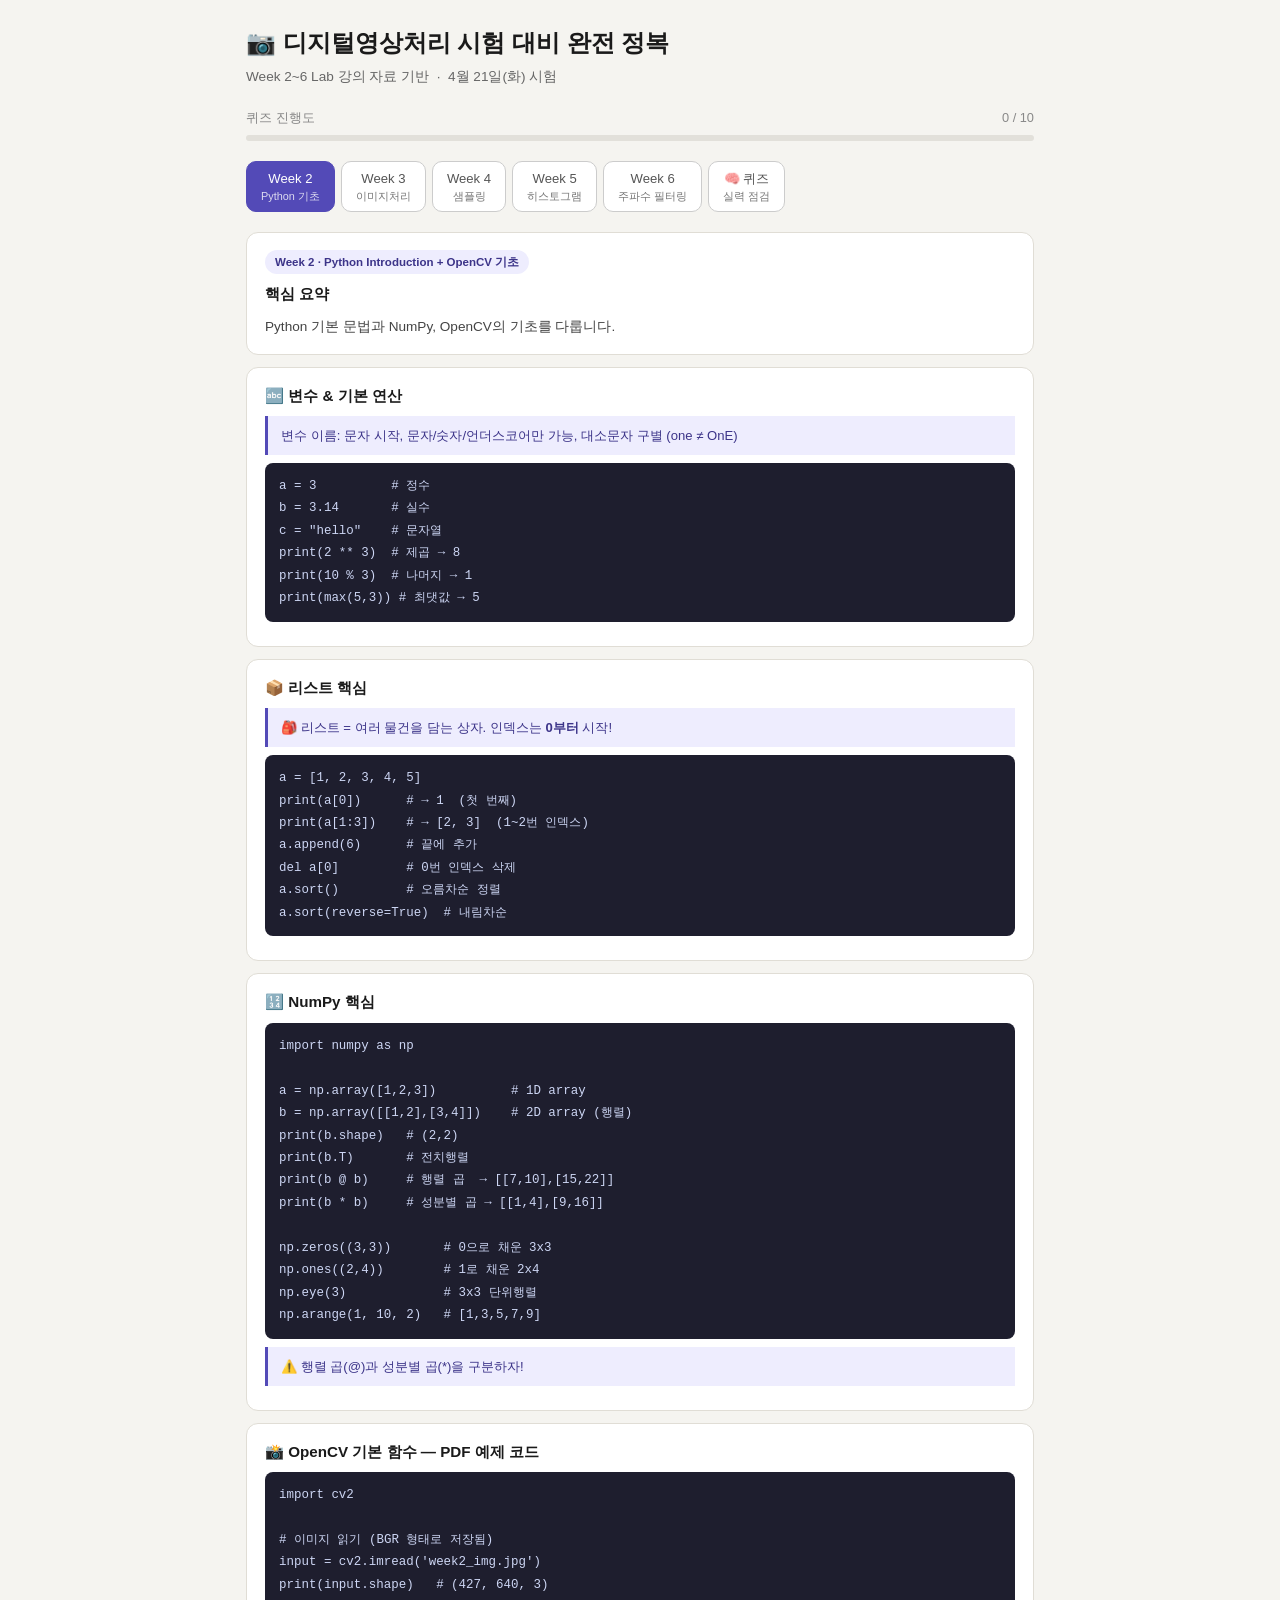
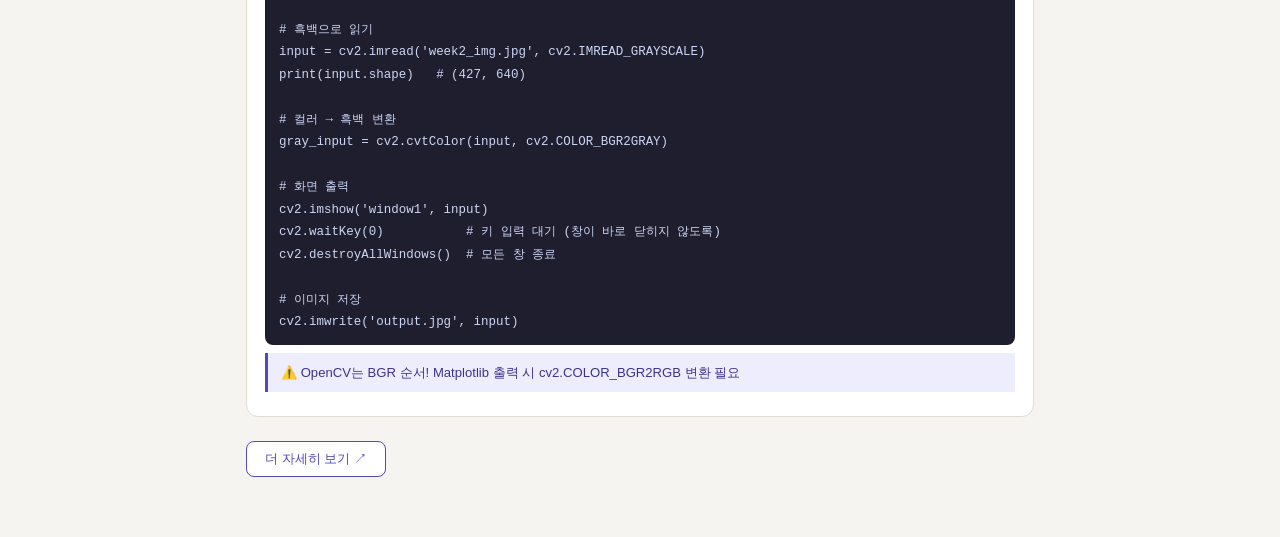
<file: index.html>
<!DOCTYPE html>
<html lang="ko">
<head>
  <meta charset="UTF-8" />
  <meta name="viewport" content="width=device-width, initial-scale=1.0" />
  <title>디지털영상처리 시험 대비 완전 정복</title>
  <link rel="stylesheet" href="style.css" />
  <style>
    .btn-code-toggle {
      display: block; width: 100%; margin: 16px 0 0;
      padding: 12px 18px;
      background: linear-gradient(135deg, #534AB7, #3C3489);
      color: #fff; border: none; border-radius: 10px;
      font-size: 0.88rem; font-weight: 600; cursor: pointer;
      text-align: left; transition: opacity .2s;
    }
    .btn-code-toggle:hover { opacity: .85; }
    .code-panel {
      display: none; margin-top: 6px;
      border: 1.5px solid #534AB7; border-radius: 12px;
      overflow: hidden; background: #fff;
    }
    .code-panel.open { display: block; }
    .code-panel-tabs { display: flex; background: #f3f2fd; border-bottom: 1px solid #d4d0f5; flex-wrap: wrap; }
    .cp-tab {
      padding: 9px 18px; border: none; background: transparent;
      font-size: 0.82rem; font-weight: 500; cursor: pointer;
      color: #534AB7; border-bottom: 2px solid transparent; transition: all .15s;
    }
    .cp-tab.active { background: #fff; border-bottom: 2px solid #534AB7; color: #3C3489; }
    .cp-tab:hover:not(.active) { background: #ebe9fb; }
    .cp-sec { display: none; padding: 14px; }
    .cp-sec.active { display: block; }
    .cp-card {
      background: #fafafa; border: 0.5px solid #e0dff8;
      border-radius: 8px; padding: 14px; margin-bottom: 12px;
    }
    .cp-card:last-child { margin-bottom: 0; }
    .cp-card-title { font-size: 0.85rem; font-weight: 700; color: #3C3489; margin-bottom: 6px; }
    .cp-desc { font-size: 0.8rem; color: #555; margin-bottom: 8px; line-height: 1.5; }
    .cp-code {
      margin: 0; padding: 12px 14px;
      background: #1e1e2e; color: #cdd6f4;
      font-family: 'Fira Code', Consolas, 'Courier New', monospace;
      font-size: 0.78rem; line-height: 1.85;
      border-radius: 6px; overflow-x: auto; white-space: pre;
    }
    .cp-warn {
      background: #fff8e6; border-left: 3px solid #f59e0b;
      padding: 8px 12px; margin-top: 8px;
      font-size: 0.78rem; color: #92400e; line-height: 1.5;
    }
    .cp-ok {
      background: #ecfdf5; border-left: 3px solid #10b981;
      padding: 8px 12px; margin-bottom: 8px;
      font-size: 0.78rem; color: #065f46; line-height: 1.5;
    }
    .cp-score-row { display: flex; gap: 10px; margin-bottom: 12px; flex-wrap: wrap; }
    .cp-sc { background: #f3f2fd; border-radius: 8px; padding: 8px 14px; text-align: center; min-width: 70px; }
    .cp-sc-n { display: block; font-size: 1.2rem; font-weight: 700; color: #534AB7; }
    .cp-sc-l { display: block; font-size: 0.72rem; color: #888; margin-top: 2px; }
    .cq-item { border: 0.5px solid #ddd; border-radius: 8px; padding: 12px; margin-bottom: 10px; background: #fff; transition: border-color .2s; }
    .cq-item.ok-card { border-color: #10b981; }
    .cq-item.ng-card { border-color: #ef4444; }
    .cq-q { font-size: 0.82rem; font-weight: 600; color: #222; margin-bottom: 8px; line-height: 1.5; }
    .cq-code {
      font-family: 'Fira Code', Consolas, monospace; font-size: 0.78rem;
      background: #f5f5f5; padding: 10px 12px; border-radius: 6px;
      line-height: 1.9; white-space: pre-wrap; margin-bottom: 8px; color: #222;
    }
    .cq-inp {
      display: inline-block; min-width: 120px;
      border: none; border-bottom: 2px solid #534AB7;
      background: transparent;
      font-family: 'Fira Code', Consolas, monospace; font-size: 0.78rem;
      color: #534AB7; outline: none; padding: 0 3px; vertical-align: bottom; text-align: center;
    }
    .cq-inp.ok2 { border-bottom-color: #10b981; color: #065f46; background: #ecfdf5; border-radius: 3px 3px 0 0; }
    .cq-inp.ng2 { border-bottom-color: #ef4444; color: #7f1d1d; background: #fef2f2; border-radius: 3px 3px 0 0; }
    .cq-btn-row { display: flex; gap: 6px; margin-top: 8px; }
    .cq-btn-check { padding: 5px 14px; background: #534AB7; color: #fff; border: none; border-radius: 6px; font-size: 0.78rem; cursor: pointer; }
    .cq-btn-check:hover { background: #3C3489; }
    .cq-btn-hint { padding: 5px 12px; background: transparent; border: 0.5px solid #aaa; border-radius: 6px; font-size: 0.78rem; cursor: pointer; color: #555; }
    .cq-btn-hint:hover { background: #f5f5f5; }
    .cq-fb { margin-top: 8px; font-size: 0.76rem; padding: 8px 10px; border-radius: 6px; display: none; line-height: 1.55; }
    .cq-fb.show  { display: block; }
    .cq-fb.ok3   { background: #ecfdf5; color: #065f46; }
    .cq-fb.ng3   { background: #fef2f2; color: #7f1d1d; }
    .cq-fb.hint3 { background: #f3f2fd; color: #3C3489; }
  </style>
</head>
<body>

<div class="page-wrap">

  <div class="page-header">
    <h1>📷 디지털영상처리 시험 대비 완전 정복</h1>
    <p>Week 2~6 Lab 강의 자료 기반 &nbsp;·&nbsp; 4월 21일(화) 시험</p>
  </div>

  <div class="progress-wrap">
    <div class="progress-label">
      <span>퀴즈 진행도</span>
      <span id="prog-label">0 / 10</span>
    </div>
    <div class="progress-track">
      <div class="progress-fill" id="prog"></div>
    </div>
  </div>

  <div class="tabs">
    <button class="tab active" onclick="showTab('w2', this)">Week 2<span class="tab-sub">Python 기초</span></button>
    <button class="tab" onclick="showTab('w3', this)">Week 3<span class="tab-sub">이미지처리</span></button>
    <button class="tab" onclick="showTab('w4', this)">Week 4<span class="tab-sub">샘플링</span></button>
    <button class="tab" onclick="showTab('w5', this)">Week 5<span class="tab-sub">히스토그램</span></button>
    <button class="tab" onclick="showTab('w6', this)">Week 6<span class="tab-sub">주파수 필터링</span></button>
    <button class="tab" onclick="showTab('quiz', this)">🧠 퀴즈<span class="tab-sub">실력 점검</span></button>
  </div>

  <!-- ════ WEEK 2 ════ -->
  <div class="section active" id="tab-w2">
    <div class="card">
      <span class="badge badge-purple">Week 2 · Python Introduction + OpenCV 기초</span>
      <div class="card-title">핵심 요약</div>
      <div class="card-body">Python 기본 문법과 NumPy, OpenCV의 기초를 다룹니다.</div>
    </div>
    <div class="card">
      <div class="card-title">🔤 변수 &amp; 기본 연산</div>
      <div class="card-body">
        <div class="important">변수 이름: 문자 시작, 문자/숫자/언더스코어만 가능, 대소문자 구별 (one ≠ OnE)</div>
        <div class="code-block">a = 3          # 정수
b = 3.14       # 실수
c = "hello"    # 문자열
print(2 ** 3)  # 제곱 → 8
print(10 % 3)  # 나머지 → 1
print(max(5,3)) # 최댓값 → 5</div>
      </div>
    </div>
    <div class="card">
      <div class="card-title">📦 리스트 핵심</div>
      <div class="card-body">
        <div class="important">🎒 리스트 = 여러 물건을 담는 상자. 인덱스는 <strong>0부터</strong> 시작!</div>
        <div class="code-block">a = [1, 2, 3, 4, 5]
print(a[0])      # → 1  (첫 번째)
print(a[1:3])    # → [2, 3]  (1~2번 인덱스)
a.append(6)      # 끝에 추가
del a[0]         # 0번 인덱스 삭제
a.sort()         # 오름차순 정렬
a.sort(reverse=True)  # 내림차순</div>
      </div>
    </div>
    <div class="card">
      <div class="card-title">🔢 NumPy 핵심</div>
      <div class="card-body">
        <div class="code-block">import numpy as np

a = np.array([1,2,3])          # 1D array
b = np.array([[1,2],[3,4]])    # 2D array (행렬)
print(b.shape)   # (2,2)
print(b.T)       # 전치행렬
print(b @ b)     # 행렬 곱  → [[7,10],[15,22]]
print(b * b)     # 성분별 곱 → [[1,4],[9,16]]

np.zeros((3,3))       # 0으로 채운 3x3
np.ones((2,4))        # 1로 채운 2x4
np.eye(3)             # 3x3 단위행렬
np.arange(1, 10, 2)   # [1,3,5,7,9]</div>
        <div class="important">⚠️ 행렬 곱(@)과 성분별 곱(*)을 구분하자!</div>
      </div>
    </div>
    <div class="card">
      <div class="card-title">📸 OpenCV 기본 함수 — PDF 예제 코드</div>
      <div class="card-body">
        <div class="code-block">import cv2

# 이미지 읽기 (BGR 형태로 저장됨)
input = cv2.imread('week2_img.jpg')
print(input.shape)   # (427, 640, 3)

# 흑백으로 읽기
input = cv2.imread('week2_img.jpg', cv2.IMREAD_GRAYSCALE)
print(input.shape)   # (427, 640)

# 컬러 → 흑백 변환
gray_input = cv2.cvtColor(input, cv2.COLOR_BGR2GRAY)

# 화면 출력
cv2.imshow('window1', input)
cv2.waitKey(0)           # 키 입력 대기 (창이 바로 닫히지 않도록)
cv2.destroyAllWindows()  # 모든 창 종료

# 이미지 저장
cv2.imwrite('output.jpg', input)</div>
        <div class="important">⚠️ OpenCV는 BGR 순서! Matplotlib 출력 시 cv2.COLOR_BGR2RGB 변환 필요</div>
      </div>
    </div>
    <button class="btn-ask" onclick="window.open('week2_python_easy_explainer.html','_blank')">더 자세히 보기 ↗</button>
  </div>

  <!-- ════ WEEK 3 ════ -->
  <div class="section" id="tab-w3">
    <div class="card">
      <span class="badge badge-teal">Week 3 · Image Processing (서브샘플링 &amp; 양자화)</span>
      <div class="card-title">핵심 요약</div>
      <div class="card-body">이미지 해상도 줄이기(서브샘플링)와 색 단계 줄이기(양자화)를 다룹니다.</div>
    </div>
    <div class="card">
      <div class="card-title">📷 서브샘플링 — PDF 실습 코드</div>
      <div class="card-body">
        <div class="important">BGR로 읽은 뒤 RGB로 변환해서 resize → 저장 시 다시 BGR로 변환!</div>
        <div class="code-block">import cv2
import matplotlib.pyplot as plt

# BGR로 읽기 → RGB로 변환 (matplotlib 시각화 용)
img_bgr = cv2.imread('plane.jpg', cv2.IMREAD_COLOR)
img_rgb = cv2.cvtColor(img_bgr, cv2.COLOR_BGR2RGB)
h, w, c = img_rgb.shape

# 1/2로 서브샘플링
img_subsampled2 = cv2.resize(img_rgb, (w // 2, h // 2))

# matplotlib으로 비교 출력
fig, axes = plt.subplots(1, 2, figsize=(10, 5))
axes[0].imshow(img_rgb)
axes[0].set_title(f'Original ({w}x{h})')
axes[0].axis('on')
axes[1].imshow(img_subsampled2)
axes[1].set_title(f'Subsampled ({w//2}x{h//2})')
axes[1].axis('on')
plt.show()

# 저장 시 RGB → BGR 재변환 필요
img_save_bgr = cv2.cvtColor(img_subsampled2, cv2.COLOR_RGB2BGR)
cv2.imwrite('subsampled_2.jpg', img_save_bgr)</div>
      </div>
    </div>
    <div class="card">
      <div class="card-title">🎨 양자화 — PDF 실습 코드</div>
      <div class="card-body">
        <div class="code-block">import cv2
import numpy as np
import matplotlib.pyplot as plt

# 흑백으로 읽기
img = cv2.imread('chest.jpg', cv2.IMREAD_GRAYSCALE)

quant_factor = 4   # 4단계로 양자화

# Step 1: 그룹 크기 계산
factor = 256 // quant_factor
# Step 2: 그룹화 + 0~255 범위로 스케일링
img_quantized = (img // factor) * (255 // (quant_factor - 1))
# Step 3: uint8 변환
img_quantized = img_quantized.astype(np.uint8)

# 비교 출력
fig, axes = plt.subplots(1, 2, figsize=(10, 5))
axes[0].imshow(img,           cmap='gray')
axes[0].set_title(f'Original')
axes[0].axis('on')
axes[1].imshow(img_quantized, cmap='gray')
axes[1].set_title(f'Quantized ({quant_factor} Levels)')
axes[1].axis('on')
plt.show()

cv2.imwrite('img_quantized.jpg', img_quantized)</div>
        <div class="card-body" style="margin-top:8px">
          과제 1: dogs.jpg를 2, 4, 8배로 서브샘플링 → 파이썬 1개 + 이미지 3개<br>
          과제 2: xray.jpg를 32, 8, 4, 2단계로 양자화 → 파이썬 1개 + 이미지 4개
        </div>
      </div>
    </div>
    <button class="btn-ask" onclick="window.open('quantization_easy_explainer.html','_blank')">개념 더 쉽게 보기 ↗</button>
  </div>

  <!-- ════ WEEK 4 ════ -->
  <div class="section" id="tab-w4">
    <div class="card">
      <span class="badge badge-amber">Week 4 · Sampling &amp; Upsampling (보간법)</span>
      <div class="card-title">핵심 요약</div>
      <div class="card-body">Nyquist 정리, Zone Plate, 보간법(Nearest Neighbor / Bilinear / Bicubic)을 다룹니다.</div>
    </div>
    <div class="card">
      <div class="card-title">🌊 저주파 vs 고주파</div>
      <div class="card-body">
        <div class="important">저주파 = 천천히 변하는 부분 (배경) / 고주파 = 빠르게 변하는 부분 (엣지, 경계선)</div>
      </div>
    </div>
    <div class="card">
      <div class="card-title">⭐ Nyquist 정리</div>
      <div class="card-body">
        <div class="important">Stride(간격)가 Nyquist frequency보다 크면 → 앨리어싱(aliasing) 발생! 정보 왜곡!</div>
      </div>
    </div>
    <div class="card">
      <div class="card-title">⭐ 보간법 (Interpolation) 핵심</div>
      <div class="card-body">
        <div class="two-col">
          <div class="two-col-item"><div class="col-title">Nearest Neighbor</div><div class="col-desc">가장 가까운 픽셀 값 그대로 복사. 빠르지만 계단 현상</div></div>
          <div class="two-col-item"><div class="col-title">Bilinear</div><div class="col-desc">주변 4개 점 선형 보간. 더 부드러운 결과</div></div>
          <div class="two-col-item"><div class="col-title">Bicubic</div><div class="col-desc">주변 16개 점으로 3차 함수 보간. 가장 부드러움</div></div>
          <div class="two-col-item"><div class="col-title">OpenCV 상수</div><div class="col-mono">INTER_NEAREST<br>INTER_LINEAR<br>INTER_CUBIC</div></div>
        </div>
      </div>
    </div>
    <div class="card">
      <div class="card-title">📋 Week 4 과제 요약</div>
      <div class="card-body">
        <div class="step"><div class="step-num">1</div><div class="step-text">Zone Plate 이미지를 stride 2, 4, 8로 서브샘플링 후 복원 → 이미지 3개만 제출</div></div>
        <div class="step"><div class="step-num">2</div><div class="step-text">stride=4 고정, GaussianBlur 적용 후 서브샘플링. 트레이드오프 분석 주석 포함 → 파이썬 1개 + 이미지 1개</div></div>
        <div class="step"><div class="step-num">3</div><div class="step-text">pandas.jpg에 수동 Bilinear vs cv2.INTER_LINEAR 비교 + 차이 이미지 → 파이썬 1개 + 이미지 3개</div></div>
      </div>
    </div>

    <button class="btn-code-toggle" id="toggle-w4" onclick="toggleCode('code-w4')">💻 실습 &amp; 과제 코드 보기 ▾</button>
    <div class="code-panel" id="code-w4">
      <div class="code-panel-tabs">
        <button class="cp-tab active" onclick="switchCodeTab('w4','lab',this)">실습 코드</button>
        <button class="cp-tab" onclick="switchCodeTab('w4','hw',this)">과제 코드</button>
        <button class="cp-tab" onclick="switchCodeTab('w4','quiz',this)">빈칸 퀴즈</button>
      </div>

      <div class="cp-sec active" id="w4-lab">

        <div class="cp-card">
          <div class="cp-card-title">실습 0 · 저주파/고주파 영역 시각화 — 스크린샷 코드</div>
          <div class="cp-desc">birds.png 이미지에서 고주파/저주파 영역을 추출해 3D surface plot으로 비교.</div>
          <pre class="cp-code">import matplotlib.pyplot as plt
from matplotlib import cm
import numpy as np
import cv2

img = cv2.imread('birds.png', cv2.IMREAD_GRAYSCALE)

h, w   = img.shape
size   = 100

high_freq_region = img[h//2-size//2:h//2+size//2, w//2-size//2:w//2+size//2]  # Center slightly below
low_freq_region  = img[0:size, w-size:w]  # Top right

x = np.arange(size)
y = np.arange(size)
x, y = np.meshgrid(x, y)

fig = plt.figure()
ax0 = fig.add_subplot(121, projection='3d')
ax1 = fig.add_subplot(122, projection='3d')
ax0.plot_surface(x, y, high_freq_region.astype(float), cmap=cm.viridis)
ax1.plot_surface(x, y, low_freq_region.astype(float),  cmap=cm.viridis)
plt.show()</pre>
        </div>

        <div class="cp-card">
          <div class="cp-card-title">실습 1 · Zone Plate 생성 + Sampling — 스크린샷 코드</div>
          <div class="cp-desc">np.linspace + np.sin 방식. Experiment A(aliasing) / B(anti-aliasing) 비교.</div>
          <pre class="cp-code">import numpy as np
import cv2

# 1. Zone Plate image generation function
def generate_zone_plate(size=512):
    x = np.linspace(-1, 1, size)
    y = np.linspace(-1, 1, size)
    X, Y = np.meshgrid(x, y)
    R = np.sqrt(X**2 + Y**2)
    # Design frequency increases with distance from center
    zone_plate = np.sin(100 * np.pi * R**2)
    # Convert to uint8 scale 0~255 (for OpenCV processing)
    zone_plate = ((zone_plate + 1) / 2 * 255).astype(np.uint8)
    return zone_plate

# Generate original Zone Plate
img    = generate_zone_plate(512)
h, w   = img.shape

# 2. 4x Down-sampling setting (induce Nyquist condition violation)
stride = 4

# [Experiment A] Sampling without filtering (Aliasing occurs)
aliased_sub      = img[::stride, ::stride]
# Restore to original size with Nearest Neighbor (shows pixel distortion as is)
aliased_restored = cv2.resize(aliased_sub, (w, h),
                              interpolation=cv2.INTER_NEAREST)

# [Experiment B] Anti-aliasing (Sampling after applying Lowpass Filter)
# Remove high-frequency components from the periphery in advance
blurred_img           = cv2.GaussianBlur(img, (15, 15), 5)
anti_aliased_sub      = blurred_img[::stride, ::stride]
anti_aliased_restored = cv2.resize(anti_aliased_sub, (w, h),
                                   interpolation=cv2.INTER_NEAREST)</pre>
          <div class="cp-warn">Stride가 Nyquist frequency보다 크면 정보 왜곡이 생긴다!</div>
        </div>

        <div class="cp-card">
          <div class="cp-card-title">실습 2 · Nearest Neighbor 보간 — 스크린샷 코드 (8/10)</div>
          <div class="cp-desc">UPSAM_BEFORE(간격만 배치) / UPSAM_AFTER(블록 채우기) 비교. cat.jpg 사용.</div>
          <pre class="cp-code">import cv2
import numpy as np
import matplotlib.pyplot as plt

img     = cv2.imread('cat.jpg')
# OpenCV(BGR) → Matplotlib(RGB) 채널 변환
img_rgb = cv2.cvtColor(img, cv2.COLOR_BGR2RGB)

H, W, C = img_rgb.shape
UP = 2

# 1. Before interpolation
UPSAM_BEFORE = np.zeros((H*UP, W*UP, C), dtype=np.uint8)
for i in range(H):
    for j in range(W):
        UPSAM_BEFORE[i*UP, j*UP, :] = img_rgb[i, j, :]

# 2. After interpolation (Nearest Neighbor)
UPSAM_AFTER = np.zeros((H*UP, W*UP, C), dtype=np.uint8)
for i in range(H):
    for j in range(W):
        UPSAM_AFTER[i*UP:(i+1)*UP, j*UP:(j+1)*UP, :] = img_rgb[i, j, :]

# Matplotlib을 이용한 결과 출력
plt.figure(figsize=(12, 6))

plt.subplot(1, 2, 1)
plt.title('Before interpolation')
plt.imshow(UPSAM_BEFORE)
plt.axis('off')  # 축 눈금 숨김

plt.subplot(1, 2, 2)
plt.title('After interpolation')
plt.imshow(UPSAM_AFTER)
plt.axis('off')

plt.tight_layout()
plt.show()</pre>
        </div>

        <div class="cp-card">
          <div class="cp-card-title">실습 3 · Bilinear 보간 — 스크린샷 코드 (9/10)</div>
          <div class="cp-desc">image_lerp1 배열로 가로→세로 2단계 선형 보간. cat.jpg, BGR→RGB 변환 포함.</div>
          <pre class="cp-code">import cv2
import numpy as np
import matplotlib.pyplot as plt

plt.figure(figsize=(16, 12))

# 1. Load image and convert BGR to RGB for Matplotlib
image_bgr = cv2.imread('cat.jpg')
image     = cv2.cvtColor(image_bgr, cv2.COLOR_BGR2RGB)
h, w, c   = image.shape
scaling   = 2

# ==================== Step 1-1: Horizontal Spacing ====================
image_lerp1 = np.zeros((h, w*scaling, c), dtype=np.uint8)

# Modify j range to w (Prevent IndexError)
for i in range(h):
    for j in range(w):
        image_lerp1[i, 2*j, :] = image[i, j, :]

# Output Step 1-1
plt.subplot(2, 2, 1)
plt.title('Step 1-1: Horizontal Spacing')
plt.imshow(image_lerp1)
plt.axis('off')

# ==================== Step 1-2: Horizontal Interpolation ====================
for i in range(h):
    for j in range(w-1):
        # Calculate as int to prevent overflow, then restore to uint8
        val1 = image_lerp1[i, 2*j,   :].astype(int)
        val2 = image_lerp1[i, 2*j+2, :].astype(int)
        image_lerp1[i, 2*j+1, :] = ((val1 + val2) / 2).astype(np.uint8)

# Output Step 1-2
plt.subplot(2, 2, 2)
plt.title('Step 1-2: Horizontal Interpolation')
plt.imshow(image_lerp1)
plt.axis('off')

# ==================== Step 2-1: Vertical Spacing ====================
interpolated_image = np.zeros((h*scaling, w*scaling, c), dtype=np.uint8)

for i in range(h):
    for j in range(w*scaling):
        interpolated_image[2*i, j, :] = image_lerp1[i, j, :]

# Output Step 2-1
plt.subplot(2, 2, 3)
plt.title('Step 2-1: Vertical Spacing')
plt.imshow(interpolated_image)
plt.axis('off')

# ==================== Step 2-2: Vertical Interpolation ====================
for i in range(h-1):
    for j in range(w*scaling):
        # Calculate as int to prevent overflow, then restore to uint8
        val1 = interpolated_image[2*i,   j, :].astype(int)
        val2 = interpolated_image[2*i+2, j, :].astype(int)
        interpolated_image[2*i+1, j, :] = ((val1 + val2) / 2).astype(np.uint8)

# Output Step 2-2
plt.subplot(2, 2, 4)
plt.title('Step 2-2: Vertical Interpolation')
plt.imshow(interpolated_image)
plt.axis('off')

# Add main title for the entire figure
plt.suptitle('Bilinear Interpolation Process', fontsize=16)
plt.tight_layout()
plt.show()</pre>
        </div>

        <div class="cp-card">
          <div class="cp-card-title">실습 4 · Bilinear — cv2.resize 버전 (10/10)</div>
          <div class="cp-desc">cv2.INTER_LINEAR로 간단하게 2배 확대. cv2.imshow 사용.</div>
          <pre class="cp-code">import cv2
import numpy as np

image = cv2.imread('cat.jpg')

h, w, c   = image.shape
scaling   = 2
img_size  = (w*scaling, h*scaling)

resized_image = cv2.resize(image, img_size,
                           interpolation=cv2.INTER_LINEAR)

cv2.imshow('Original Image',         image)
cv2.imshow('Bilinear Interpolation', resized_image)
cv2.waitKey(0)
cv2.destroyAllWindows()</pre>
        </div>

      </div>

      <div class="cp-sec" id="w4-hw">
        <div class="cp-card">
          <div class="cp-card-title">과제 1 · Zone Plate stride 2·4·8 서브샘플링</div>
          <div class="cp-ok">제출: 이미지 3개 (zone_stride2.jpg / zone_stride4.jpg / zone_stride8.jpg)</div>
          <pre class="cp-code">import numpy as np
import cv2

# Zone Plate 생성 (PDF 원본: np.linspace + np.sin 방식)
def generate_zone_plate(size=512):
    x = np.linspace(-1, 1, size)
    y = np.linspace(-1, 1, size)
    X, Y = np.meshgrid(x, y)
    R = np.sqrt(X**2 + Y**2)
    # 중심에서 멀수록 주파수가 증가
    zone_plate = np.sin(100 * np.pi * R**2)
    # -1~1 → 0~255 uint8 변환
    zone_plate = ((zone_plate + 1) / 2 * 255).astype(np.uint8)
    return zone_plate

zone = generate_zone_plate(512)
P, Q = zone.shape

# stride 2, 4, 8로 각각 서브샘플링 → 원본 크기로 복원
for stride in [2, 4, 8]:
    sampled  = zone[::stride, ::stride]
    restored = cv2.resize(sampled, (Q, P),
                          interpolation=cv2.INTER_NEAREST)
    cv2.imwrite(f'zone_stride{stride}.jpg', restored)</pre>
        </div>

        <div class="cp-card">
          <div class="cp-card-title">과제 2 · Gaussian Blur 최적값 + 트레이드오프 분석</div>
          <div class="cp-ok">제출: 파이썬 1개 + 이미지 1개 (트레이드오프 분석 주석 필수!)</div>
          <pre class="cp-code">import numpy as np
import cv2

# Zone Plate 생성 (PDF 원본: np.linspace + np.sin 방식)
def generate_zone_plate(size=512):
    x = np.linspace(-1, 1, size)
    y = np.linspace(-1, 1, size)
    X, Y = np.meshgrid(x, y)
    R = np.sqrt(X**2 + Y**2)
    zone_plate = np.sin(100 * np.pi * R**2)
    zone_plate = ((zone_plate + 1) / 2 * 255).astype(np.uint8)
    return zone_plate

zone = generate_zone_plate(512)
P, Q = zone.shape

stride = 4

# GaussianBlur 적용 후 서브샘플링 → 복원
blurred  = cv2.GaussianBlur(zone, (9, 9), 0)
sampled  = blurred[::stride, ::stride]
restored = cv2.resize(sampled, (Q, P),
                      interpolation=cv2.INTER_NEAREST)
cv2.imwrite('zone_gauss_best.jpg', restored)

# [트레이드오프 분석 주석 — 반드시 포함]
# kernel=(5,5)   sigma=0 : 블러 약함, 앨리어싱 많이 남음
# kernel=(9,9)   sigma=0 : 앨리어싱 크게 감소, 디테일 약간 손실 ← 최적
# kernel=(15,15) sigma=0 : 앨리어싱 거의 없음, 디테일 손실 큼
# 결론: 커널이 클수록 앨리어싱↓ 디테일↓. (9,9)가 균형점.</pre>
        </div>

        <div class="cp-card">
          <div class="cp-card-title">과제 3 · 수동 Bilinear vs cv2.INTER_LINEAR 비교</div>
          <div class="cp-ok">제출: 파이썬 1개 + 이미지 3개 (manual / opencv / diff)</div>
          <pre class="cp-code">import numpy as np
import cv2

img = cv2.imread('pandas.jpg', cv2.IMREAD_GRAYSCALE)
h, w = img.shape
new_h, new_w = h * 2, w * 2

# ── 수동 Bilinear 보간 ──────────────────────────
result_manual = np.zeros((new_h, new_w), dtype=np.float64)

for ny in range(new_h):
    for nx in range(new_w):
        # 원본 좌표로 역매핑
        ox = nx * (w - 1) / (new_w - 1)
        oy = ny * (h - 1) / (new_h - 1)

        x0, y0 = int(ox), int(oy)
        x1 = min(x0 + 1, w - 1)
        y1 = min(y0 + 1, h - 1)
        tx, ty = ox - x0, oy - y0

        # 가로 보간 2번 → 세로 보간 1번
        r1 = img[y0, x0] * (1 - tx) + img[y0, x1] * tx
        r2 = img[y1, x0] * (1 - tx) + img[y1, x1] * tx
        result_manual[ny, nx] = r1 * (1 - ty) + r2 * ty

result_manual = result_manual.astype(np.uint8)

# ── OpenCV Bilinear ────────────────────────────
result_cv2 = cv2.resize(img, (new_w, new_h),
                        interpolation=cv2.INTER_LINEAR)

# ── 두 결과의 차이 이미지 ──────────────────────
diff = cv2.absdiff(result_manual, result_cv2)

cv2.imwrite('bilinear_manual.jpg', result_manual)
cv2.imwrite('bilinear_cv2.jpg',    result_cv2)
cv2.imwrite('bilinear_diff.jpg',   diff)</pre>
        </div>
      </div>

      <div class="cp-sec" id="w4-quiz">
        <div class="cp-score-row">
          <div class="cp-sc"><span class="cp-sc-n" id="cq-w4-c">0</span><span class="cp-sc-l">맞음</span></div>
          <div class="cp-sc"><span class="cp-sc-n" id="cq-w4-t">0</span><span class="cp-sc-l">채점함</span></div>
          <div class="cp-sc"><span class="cp-sc-n" id="cq-w4-p">0%</span><span class="cp-sc-l">정답률</span></div>
        </div>
        <div id="cq-w4-list"></div>
      </div>
    </div>
    <button class="btn-ask" onclick="window.open('bilinear_fixed.html','_blank')">보간법 쉽게 보기 ↗</button>
  </div>

  <!-- ════ WEEK 5 ════ -->
  <div class="section" id="tab-w5">
    <div class="card">
      <span class="badge badge-coral">Week 5 · Histogram &amp; Contrast Enhancement</span>
      <div class="card-title">핵심 요약</div>
      <div class="card-body">히스토그램, 감마 보정, 대비 향상, 히스토그램 평활화를 다룹니다.</div>
    </div>
    <div class="card">
      <div class="card-title">⭐ 히스토그램 평활화 공식</div>
      <div class="card-body">
        <div class="formula">h(v) = round( (cdf(v) - cdf_min) / (cdf_max - cdf_min) × (L-1) )</div>
        <div class="important">⚠️ cv2.equalizeHist() 사용하면 미제출 처리!</div>
      </div>
    </div>

    <button class="btn-code-toggle" id="toggle-w5" onclick="toggleCode('code-w5')">💻 실습 &amp; 과제 코드 보기 ▾</button>
    <div class="code-panel" id="code-w5">
      <div class="code-panel-tabs">
        <button class="cp-tab active" onclick="switchCodeTab('w5','lab',this)">실습 코드</button>
        <button class="cp-tab" onclick="switchCodeTab('w5','hw',this)">과제 코드</button>
        <button class="cp-tab" onclick="switchCodeTab('w5','quiz',this)">빈칸 퀴즈</button>
      </div>

      <div class="cp-sec active" id="w5-lab">
        <div class="cp-card">
          <div class="cp-card-title">실습 1 · 히스토그램 그리기 — PDF 예제 코드</div>
          <div class="cp-desc">이미지 픽셀 값의 분포를 확인. ravel()로 1D 변환 후 hist().</div>
          <pre class="cp-code">import cv2
import numpy as np
import matplotlib.pyplot as plt

image = cv2.imread('bean.tif', 0)   # 0 = IMREAD_GRAYSCALE

fig = plt.figure()
ax0 = fig.add_subplot(211)
ax0.hist(image.ravel(), 256, [0, 256])   # ravel() = flatten()
ax1 = fig.add_subplot(212)

plt.show()

cv2.imshow('original', image)
cv2.waitKey(0)
cv2.destroyAllWindows()</pre>
          <div class="cp-desc" style="margin-top:8px">※ ravel()과 flatten() 모두 사용 가능. PDF에서는 ravel() 사용.</div>
        </div>

        <div class="cp-card">
          <div class="cp-card-title">실습 2 · Manual Contrast Enhancement — PDF 코드</div>
          <div class="cp-desc">픽셀 값 범위별로 서로 다른 선형 변환을 적용해 대비를 향상시킨다.</div>
          <pre class="cp-code">import cv2
import numpy as np
import matplotlib.pyplot as plt

image = cv2.imread('bean.tif', 0)
H, W  = image.shape

corrected_img = np.zeros((H, W))

for i in range(H):
    for j in range(W):
        if image[i, j] &lt; 80:
            corrected_img[i, j] = image[i, j] * 0.25
        elif image[i, j] &lt; 140:
            corrected_img[i, j] = image[i, j] * 3.0 - 220
        else:
            corrected_img[i, j] = max(image[i, j] * 0.5 + 130, 255)

fig = plt.figure()
ax0 = fig.add_subplot(211)
ax0.hist(image.ravel(), 256, [0, 256])
ax1 = fig.add_subplot(212)
ax1.hist(corrected_img.ravel(), 256, [0, 256])
plt.show()

cv2.imshow('original', image)
cv2.imshow('contrast_enhancement', corrected_img.astype(np.uint8))
cv2.waitKey(0)
cv2.destroyAllWindows()</pre>
        </div>

        <div class="cp-card">
          <div class="cp-card-title">실습 3 · 히스토그램 평활화 내장 함수 (참고용)</div>
          <div class="cp-warn">⚠️ 과제에서 이 코드를 사용하면 미제출 처리! 참고만 하세요.</div>
          <pre class="cp-code">import cv2
import numpy as np
import matplotlib.pyplot as plt

# PDF 예제 코드 (내장 함수 — 과제 사용 금지!)
image = cv2.imread('bean.tif', 0)
equ   = cv2.equalizeHist(image)

fig = plt.figure()
ax0 = fig.add_subplot(211)
ax0.hist(image.ravel(), 256, [0, 256])
ax1 = fig.add_subplot(212)
ax1.hist(equ.ravel(),   256, [0, 256])
plt.show()

cv2.imshow('original',  image)
cv2.imshow('after_HE',  equ.astype(np.uint8))
cv2.waitKey(0)
cv2.destroyAllWindows()</pre>
        </div>
      </div>

      <div class="cp-sec" id="w5-hw">
        <div class="cp-card">
          <div class="cp-card-title">과제 · 히스토그램 평활화 직접 구현</div>
          <div class="cp-ok">제출: 파이썬 1개 + 평활화 전/후 히스토그램 이미지 + 결과 이미지</div>
          <div class="cp-desc">공식: h(v) = round( (cdf(v) - cdf_min) / (cdf_max - cdf_min) × (L-1) )</div>
          <pre class="cp-code">import cv2
import numpy as np
import matplotlib.pyplot as plt

image = cv2.imread('bean.tif', 0)   # 흑백으로 읽기
L = 256

# ── Step 1: 히스토그램 계산 ─────────────────────
hist, _ = np.histogram(image.ravel(), L, [0, L])

# ── Step 2: CDF (누적합) 계산 ───────────────────
cdf = hist.cumsum()

# ── Step 3: cdf_min (0 제외한 최솟값) ───────────
cdf_min = cdf[cdf > 0].min()
cdf_max = cdf.max()    # = 전체 픽셀 수

# ── Step 4: 공식 적용 → LUT 생성 ────────────────
lut = np.round(
    (cdf - cdf_min) / (cdf_max - cdf_min) * (L - 1)
).astype(np.uint8)

# ── Step 5: LUT를 이미지에 적용 ─────────────────
result = lut[image]

# ── Step 6: 히스토그램 전/후 비교 저장 ──────────
fig = plt.figure()
ax0 = fig.add_subplot(211)
ax0.hist(image.ravel(),  L, [0, L])
ax0.set_title('Before HE')
ax1 = fig.add_subplot(212)
ax1.hist(result.ravel(), L, [0, L])
ax1.set_title('After HE')
plt.tight_layout()
plt.savefig('he_histograms.jpg')
plt.show()

# 결과 이미지 저장
cv2.imwrite('he_result.jpg', result)</pre>
          <div class="cp-warn">cdf_min = cdf[cdf &gt; 0].min() — 0인 구간 제외 필수!</div>
        </div>
      </div>

      <div class="cp-sec" id="w5-quiz">
        <div class="cp-score-row">
          <div class="cp-sc"><span class="cp-sc-n" id="cq-w5-c">0</span><span class="cp-sc-l">맞음</span></div>
          <div class="cp-sc"><span class="cp-sc-n" id="cq-w5-t">0</span><span class="cp-sc-l">채점함</span></div>
          <div class="cp-sc"><span class="cp-sc-n" id="cq-w5-p">0%</span><span class="cp-sc-l">정답률</span></div>
        </div>
        <div id="cq-w5-list"></div>
      </div>
    </div>
    <button class="btn-ask" onclick="window.open('histogram_equalization_explainer.html','_blank')">평활화 공식 쉽게 보기 ↗</button>
  </div>

  <!-- ════ WEEK 6 ════ -->
  <div class="section" id="tab-w6">
    <div class="card">
      <span class="badge badge-blue">Week 6 · Frequency Domain Filtering ⭐ 가장 중요!</span>
      <div class="card-title">핵심 요약</div>
      <div class="card-body">DFT, LPF/HPF, Butterworth, Gaussian, Laplacian, Homomorphic 필터링을 다룹니다.</div>
    </div>
    <div class="card">
      <div class="card-title">⭐ 주파수 도메인 필터링 전체 절차</div>
      <div class="card-body">
        <div class="step"><div class="step-num">1</div><div class="step-text"><strong>Zero-padding</strong>: 이미지 M×N → 2M×2N으로 확장</div></div>
        <div class="step"><div class="step-num">2</div><div class="step-text"><strong>Centering</strong>: (-1)^(x+y) 곱해서 저주파를 중앙으로 이동</div></div>
        <div class="step"><div class="step-num">3</div><div class="step-text"><strong>DFT</strong>: np.fft.fft2()로 주파수 도메인 변환</div></div>
        <div class="step"><div class="step-num">4</div><div class="step-text"><strong>Filtering</strong>: G(u,v) = F(u,v) × H(u,v)</div></div>
        <div class="step"><div class="step-num">5</div><div class="step-text"><strong>Inverse DFT</strong>: np.fft.ifft2() → de-centering → padding 제거</div></div>
      </div>
    </div>
    <div class="card">
      <div class="card-title">⭐ 필터 공식 — 암기 필수</div>
      <div class="card-body">
        <div style="font-size:0.82rem;font-weight:700;margin-bottom:6px">Butterworth LPF (order n)</div>
        <div class="formula">H(u,v) = 1 / (1 + [D(u,v)/D0]^(2n))</div>
        <div style="font-size:0.82rem;font-weight:700;margin:10px 0 6px">Gaussian LPF</div>
        <div class="formula">H(u,v) = exp(-D²(u,v) / 2D0²)</div>
        <div style="font-size:0.82rem;font-weight:700;margin:10px 0 6px">Laplacian</div>
        <div class="formula">H(u,v) = -(u² + v²)
샤프닝: f(x,y) - g(x,y)  /  블러링: f(x,y) + g(x,y)</div>
      </div>
    </div>
    <div class="card">
      <div class="card-title">📋 Week 6 과제 요약</div>
      <div class="card-body">
        <div class="step"><div class="step-num">1</div><div class="step-text">sample.jpg에 BLPF(n=2)와 GLPF (D0=30) 구현. 비교 분석 2~3문장 주석 → 코드 + 이미지 2개</div></div>
        <div class="step"><div class="step-num">2</div><div class="step-text">sample.jpg에 Laplacian 필터 적용 후 샤프닝 → 코드 + 이미지 2개</div></div>
      </div>
    </div>

    <button class="btn-code-toggle" id="toggle-w6" onclick="toggleCode('code-w6')">💻 실습 &amp; 과제 코드 보기 ▾</button>
    <div class="code-panel" id="code-w6">
      <div class="code-panel-tabs">
        <button class="cp-tab active" onclick="switchCodeTab('w6','lab',this)">실습 코드</button>
        <button class="cp-tab" onclick="switchCodeTab('w6','hw',this)">과제 코드</button>
        <button class="cp-tab" onclick="switchCodeTab('w6','quiz',this)">빈칸 퀴즈</button>
      </div>

      <div class="cp-sec active" id="w6-lab">
        <div class="cp-card">
          <div class="cp-card-title">실습 1 · Zero-padding + Centering + DFT — PDF 코드</div>
          <pre class="cp-code">import cv2
import numpy as np
import matplotlib.pyplot as plt

image = cv2.imread('img2.jpg', 0)
M, N = image.shape

# Zero-padding: 2M × 2N
P, Q = 2 * M, 2 * N
padded_image = np.zeros((P, Q))
padded_image[:M, :N] = image

plt.imshow(padded_image, cmap='gray'), plt.axis('off')
plt.show()

# Centering: (-1)^(x+y) 곱하기
padded_image_new = np.zeros((P, Q))
for x in range(P):
    for y in range(Q):
        padded_image_new[x, y] = padded_image[x, y] * ((-1) ** (x + y))

# DFT (FFT 사용)
dft2d = np.fft.fft2(padded_image_new)
dft2d_ = np.log(np.abs(dft2d))    # 로그 스케일 시각화

plt.imshow(dft2d_.real, cmap='gray'), plt.axis('off')
plt.show()
print('Complete the DFT with centering')</pre>
        </div>

        <div class="cp-card">
          <div class="cp-card-title">실습 2 · BLPF 함수 + 필터링 — PDF 코드</div>
          <pre class="cp-code">import numpy as np

# ── BLPF 함수 정의 ─────────────────────────────
def BLPF(image, order, cutoff):
    M, N = image.shape
    H, D = np.zeros((M, N)), np.zeros((M, N))

    U0 = int(M / 2)
    V0 = int(N / 2)

    D0 = cutoff
    n  = order

    # D(u, v) 계산
    for u in range(M):
        for v in range(N):
            u2 = np.power(u, 2)
            v2 = np.power(v, 2)
            D[u, v] = np.sqrt(u2 + v2)

    # H(u, v) 계산
    for u in range(M):
        for v in range(N):
            u_ = np.abs(u - U0)
            v_ = np.abs(v - V0)
            H[u, v] = 1 / (1 + (D[u_, v_] / D0) ** (2 * n))

    return H

# ── 메인 코드 ─────────────────────────────────
# dft2d, padded_image_new 는 실습 1에서 이어서 사용
lpf = BLPF(dft2d, order=2, cutoff=100)
plt.imshow(lpf, cmap='gray'), plt.axis('off')
plt.show()

G     = np.multiply(dft2d, lpf)
dft2d_ = np.log(np.abs(G))
plt.imshow(dft2d_.real, cmap='gray'), plt.axis('off')
plt.show()

# Inverse FFT
idft2d = np.fft.ifft2(G)</pre>
        </div>

        <div class="cp-card">
          <div class="cp-card-title">실습 3 · IDFT + De-centering + Padding 제거 — PDF 코드</div>
          <pre class="cp-code"># idft2d 에서 이어서 작업

# De-centering: (-1)^(x+y) 다시 곱하기
for x in range(P):
    for y in range(Q):
        idft2d[x, y] = idft2d[x, y] * ((-1) ** (x + y))

# Remove zero-padding part (원본 크기 M×N 만 남기기)
idft2d = idft2d[:M, :N]

plt.imshow(idft2d.real, cmap='gray'), plt.axis('off')
plt.show()</pre>
        </div>

        <div class="cp-card">
          <div class="cp-card-title">실습 4 · GLPF 함수 — PDF 코드 (BLPF에서 함수만 교체)</div>
          <pre class="cp-code">import numpy as np

def GLPF(image, cutoff):
    M, N = image.shape
    H, D = np.zeros((M, N)), np.zeros((M, N))

    U0 = int(M / 2)
    V0 = int(N / 2)

    D0 = cutoff

    # D(u, v) 계산
    for u in range(M):
        for v in range(N):
            u2 = np.power(u, 2)
            v2 = np.power(v, 2)
            D[u, v] = np.sqrt(u2 + v2)

    # Gaussian LPF: H = exp(-D²/2D0²)
    for u in range(M):
        for v in range(N):
            u_ = np.abs(u - U0)
            v_ = np.abs(v - V0)
            H[u, v] = np.exp(- D[u_, v_]**2 / (2 * (D0**2)))

    return H

# 사용법: BLPF 대신 GLPF만 교체 ("Replace only function!")
# lpf = GLPF(dft2d, cutoff=100)</pre>
          <div class="cp-warn">PDF 강조: "Replace only function!" — BLPF 코드에서 함수 정의 부분만 GLPF로 교체하면 됩니다.</div>
        </div>

        <div class="cp-card">
          <div class="cp-card-title">실습 5 · Laplacian 함수 — PDF 코드</div>
          <pre class="cp-code">import numpy as np
import matplotlib.pyplot as plt

def Laplacian(image):
    M, N = image.shape
    H = np.zeros((M, N))

    # Centering 기준: u - M/2, v - N/2
    for u in range(M):
        for v in range(N):
            u2 = np.power(u - M/2, 2)
            v2 = np.power(v - N/2, 2)
            H[u, v] = -(u2 + v2)

    return H

# ── 메인 코드 (dft2d 는 앞에서 계산됨) ──────────
laplacian = Laplacian(dft2d)
plt.imshow(laplacian, cmap='gray'), plt.axis('off')
plt.show()

G      = np.multiply(dft2d, laplacian)
dft2d_ = np.log(np.abs(G))
plt.imshow(dft2d_.real, cmap='gray'), plt.axis('off')
plt.show()

# Inverse Fourier transform
idft2d = np.fft.ifft2(G)

# De-centering
for x in range(P):
    for y in range(Q):
        idft2d[x, y] = idft2d[x, y] * ((-1) ** (x + y))

# Remove zero-padding
idft2d = idft2d[:M, :N]

# Normalization: 0~255 범위로
min_val, max_val = np.min(idft2d), np.max(idft2d)
idft2d = (idft2d - min_val) / (max_val - min_val) * 255.0

plt.imshow(idft2d.real, cmap='gray'), plt.axis('off')
plt.show()</pre>
        </div>
      </div>

      <div class="cp-sec" id="w6-hw">
        <div class="cp-card">
          <div class="cp-card-title">과제 1 · BLPF vs GLPF 비교 (D0=30)</div>
          <div class="cp-ok">제출: 코드 1개(분석 주석 포함) + 결과 이미지 2개</div>
          <pre class="cp-code">import cv2
import numpy as np
import matplotlib.pyplot as plt

# ── BLPF 함수 ─────────────────────────────────
def BLPF(image, order, cutoff):
    M, N = image.shape
    H, D = np.zeros((M, N)), np.zeros((M, N))
    U0, V0 = int(M / 2), int(N / 2)
    D0, n  = cutoff, order

    for u in range(M):
        for v in range(N):
            D[u, v] = np.sqrt(np.power(u, 2) + np.power(v, 2))

    for u in range(M):
        for v in range(N):
            u_ = np.abs(u - U0)
            v_ = np.abs(v - V0)
            H[u, v] = 1 / (1 + (D[u_, v_] / D0) ** (2 * n))

    return H

# ── GLPF 함수 ─────────────────────────────────
def GLPF(image, cutoff):
    M, N = image.shape
    H, D = np.zeros((M, N)), np.zeros((M, N))
    U0, V0 = int(M / 2), int(N / 2)
    D0     = cutoff

    for u in range(M):
        for v in range(N):
            D[u, v] = np.sqrt(np.power(u, 2) + np.power(v, 2))

    for u in range(M):
        for v in range(N):
            u_ = np.abs(u - U0)
            v_ = np.abs(v - V0)
            H[u, v] = np.exp(- D[u_, v_]**2 / (2 * (D0**2)))

    return H

# ── 공통 전처리 ───────────────────────────────
image = cv2.imread('sample.jpg', 0)
M, N  = image.shape
P, Q  = 2 * M, 2 * N

# Zero-padding
padded = np.zeros((P, Q))
padded[:M, :N] = image

# Centering
padded_c = np.zeros((P, Q))
for x in range(P):
    for y in range(Q):
        padded_c[x, y] = padded[x, y] * ((-1) ** (x + y))

# DFT
dft2d = np.fft.fft2(padded_c)

# ── 필터 적용 및 역변환 공통 함수 ──────────────
def apply_filter_and_save(dft2d, H, filename, M, N, P, Q):
    G      = np.multiply(dft2d, H)
    idft2d = np.fft.ifft2(G)

    for x in range(P):
        for y in range(Q):
            idft2d[x, y] = idft2d[x, y] * ((-1) ** (x + y))

    result = idft2d[:M, :N].real
    min_v, max_v = result.min(), result.max()
    result = ((result - min_v) / (max_v - min_v) * 255).astype(np.uint8)
    cv2.imwrite(filename, result)
    return result

# D0 = 30
D0 = 30
H_blpf = BLPF(dft2d, order=2, cutoff=D0)
H_glpf = GLPF(dft2d, cutoff=D0)

res_blpf = apply_filter_and_save(dft2d, H_blpf, 'blpf_result.jpg', M, N, P, Q)
res_glpf = apply_filter_and_save(dft2d, H_glpf, 'glpf_result.jpg', M, N, P, Q)

# [분석 주석 — 반드시 포함]
# BLPF (n=2, D0=30):
#   엣지 경계가 비교적 선명하게 유지됨.
#   링잉(ringing) 아티팩트가 엣지 근처에서 약간 발생.
# GLPF (D0=30):
#   엣지가 더 부드럽게 번지며 전환이 점진적.
#   링잉 아티팩트 없음. 전반적으로 자연스러운 블러 효과.
# 결론: 동일 D0에서 BLPF가 더 선명하지만 링잉 있고,
#        GLPF는 부드럽지만 약간 더 많은 흐림이 발생.</pre>
        </div>

        <div class="cp-card">
          <div class="cp-card-title">과제 2 · Laplacian 샤프닝</div>
          <div class="cp-ok">제출: 코드 1개 + 이미지 2개 (laplacian_filtered.jpg / sharpened_result.jpg)</div>
          <pre class="cp-code">import cv2
import numpy as np

def Laplacian(image):
    M, N = image.shape
    H = np.zeros((M, N))
    for u in range(M):
        for v in range(N):
            u2 = np.power(u - M/2, 2)
            v2 = np.power(v - N/2, 2)
            H[u, v] = -(u2 + v2)
    return H

# 전처리 (Zero-padding + Centering)
image = cv2.imread('sample.jpg', 0)
M, N  = image.shape
P, Q  = 2 * M, 2 * N

padded = np.zeros((P, Q))
padded[:M, :N] = image

padded_c = np.zeros((P, Q))
for x in range(P):
    for y in range(Q):
        padded_c[x, y] = padded[x, y] * ((-1) ** (x + y))

dft2d = np.fft.fft2(padded_c)

# Laplacian 필터 적용
H_lap = Laplacian(dft2d)
G     = np.multiply(dft2d, H_lap)

# Inverse DFT
idft2d = np.fft.ifft2(G)
for x in range(P):
    for y in range(Q):
        idft2d[x, y] = idft2d[x, y] * ((-1) ** (x + y))

idft2d = idft2d[:M, :N].real

# 정규화: 0~255
min_v, max_v = np.min(idft2d), np.max(idft2d)
g = (idft2d - min_v) / (max_v - min_v) * 255.0

# 샤프닝: f(x,y) - g(x,y)
f         = image.astype(np.float64)
sharpened = np.clip(f - g, 0, 255).astype(np.uint8)

cv2.imwrite('laplacian_filtered.jpg', g.astype(np.uint8))
cv2.imwrite('sharpened_result.jpg',   sharpened)</pre>
        </div>
      </div>

      <div class="cp-sec" id="w6-quiz">
        <div class="cp-score-row">
          <div class="cp-sc"><span class="cp-sc-n" id="cq-w6-c">0</span><span class="cp-sc-l">맞음</span></div>
          <div class="cp-sc"><span class="cp-sc-n" id="cq-w6-t">0</span><span class="cp-sc-l">채점함</span></div>
          <div class="cp-sc"><span class="cp-sc-n" id="cq-w6-p">0%</span><span class="cp-sc-l">정답률</span></div>
        </div>
        <div id="cq-w6-list"></div>
      </div>
    </div>
    <button class="btn-ask" onclick="window.open('homomorphic_filtering_explainer.html','_blank')">호모모픽 쉽게 보기 ↗</button>
  </div>

  <!-- ════ QUIZ ════ -->
  <div class="section" id="tab-quiz">
    <div class="card">
      <span class="badge badge-purple">실력 점검 퀴즈</span>
      <div class="card-title">🧠 시험 예상 문제</div>
      <div class="score-display" id="score-display">0 / 0</div>
      <div class="score-label" id="score-label">아직 풀지 않았어요. 시작해 보세요!</div>
    </div>
    <div id="quiz-container"></div>
  </div>

</div>

<script src="script.js"></script>
<script>
/* ── 토글 ── */
function toggleCode(panelId) {
  var panel  = document.getElementById(panelId);
  var isOpen = panel.classList.toggle('open');
  var btn    = panel.previousElementSibling;
  btn.innerHTML = btn.innerHTML.replace(isOpen ? '▾' : '▴', isOpen ? '▴' : '▾');
}

/* ── 내부 탭 전환 ── */
function switchCodeTab(wk, secId, clickedBtn) {
  var panel = clickedBtn.closest('.code-panel');
  panel.querySelectorAll('.cp-sec').forEach(function(s) { s.classList.remove('active'); });
  panel.querySelectorAll('.cp-tab').forEach(function(b) { b.classList.remove('active'); });
  document.getElementById(wk + '-' + secId).classList.add('active');
  clickedBtn.classList.add('active');
}

/* ── 코드 빈칸 퀴즈 데이터 — PDF 코드 기반 ── */
var cqData = {
  w4: [
    {
      q: 'Zone Plate 서브샘플링: stride 간격으로 행·열 샘플링 후 원본 크기(Q, P)로 복원',
      tmpl: 'sampled  = zone[::___A___, ::stride]\nrestored = cv2.resize(sampled, (___B___, P),\n                      interpolation=cv2.INTER_NEAREST)',
      ans:  { A: 'stride', B: 'Q' },
      hint: { A: '행과 열 모두 같은 간격 변수', B: 'cv2.resize 크기 인자는 (width, height) = (열수, 행수)' },
      exp:  'zone[::stride, ::stride]로 샘플링. cv2.resize(sampled, (Q, P))에서 Q=열(가로), P=행(세로).'
    },
    {
      q: 'GaussianBlur 적용: 커널 (9,9), sigma=0',
      tmpl: 'blurred = cv2.GaussianBlur(zone, (9, 9), ___A___)',
      ans:  { A: '0' },
      hint: { A: 'sigma=0이면 커널 크기로 자동 계산' },
      exp:  'cv2.GaussianBlur(src, ksize, sigmaX). sigmaX=0은 ksize 기반 자동 sigma.'
    },
    {
      q: 'Bilinear 가로 보간: x0, x1 두 픽셀을 tx 비율로 혼합',
      tmpl: 'r1 = img[y0, x0] * (1 - ___A___) + img[y0, x1] * ___A___',
      ans:  { A: 'tx' },
      hint: { A: '가로 방향 소수점 비율 (0~1)' },
      exp:  '선형 보간: a*(1-t)+b*t. tx = ox - x0 (소수 부분).'
    },
    {
      q: 'cv2.resize Bilinear 보간 상수',
      tmpl: 'result_cv2 = cv2.resize(img, (new_w, new_h),\n                        interpolation=cv2.___A___)',
      ans:  { A: 'INTER_LINEAR' },
      hint: { A: 'Bilinear 보간 OpenCV 상수' },
      exp:  'INTER_LINEAR = Bilinear 보간. INTER_NEAREST = Nearest Neighbor.'
    }
  ],
  w5: [
    {
      q: 'PDF 예제 코드: image.ravel()로 1D 변환 후 히스토그램',
      tmpl: 'ax0.hist(image.___A___(), 256, [0, 256])',
      ans:  { A: 'ravel' },
      hint: { A: 'flatten()과 같은 역할. PDF에서 사용하는 메서드' },
      exp:  'ravel()과 flatten() 모두 2D→1D 변환. PDF 예제 코드는 ravel() 사용.'
    },
    {
      q: 'CDF(누적합) 계산',
      tmpl: 'cdf = hist.___A___()',
      ans:  { A: 'cumsum' },
      hint: { A: 'cumulative sum 메서드' },
      exp:  'cumsum()은 왼쪽부터 누적합산.'
    },
    {
      q: 'CDF_min: 0인 구간 제외하고 최솟값',
      tmpl: 'cdf_min = cdf[cdf > ___A___].___B___()',
      ans:  { A: '0', B: 'min' },
      hint: { A: '0보다 큰 값만 필터링', B: '최솟값 메서드' },
      exp:  'cdf[cdf>0].min() — 픽셀이 없는 구간(CDF=0)은 반드시 제외.'
    },
    {
      q: 'LUT 공식 적용 후 이미지에 적용',
      tmpl: 'lut = np.round(\n    (cdf - cdf_min) / (cdf_max - cdf_min) * ___A___\n).astype(np.uint8)\nresult = lut[___B___]',
      ans:  { A: '(L - 1)', B: 'image' },
      hint: { A: 'L=256이므로 L-1=255. 괄호 포함 표현', B: '원본 이미지 변수명 (PDF 기준)' },
      exp:  '(L-1)=255. lut[image]로 각 픽셀 값을 LUT로 변환.'
    }
  ],
  w6: [
    {
      q: 'Zero-padding: padded_image에 원본 이미지 복사',
      tmpl: 'padded_image = np.zeros((P, Q))\npadded_image[___A___, ___B___] = image',
      ans:  { A: ':M', B: ':N' },
      hint: { A: '0~M 행 슬라이싱', B: '0~N 열 슬라이싱' },
      exp:  'padded_image[:M, :N] = image — 왼쪽 위 M×N 영역에 원본 복사.'
    },
    {
      q: 'Centering: PDF 코드 방식 — for 루프로 (-1)^(x+y) 곱하기',
      tmpl: 'for x in range(P):\n    for y in range(Q):\n        padded_image_new[x, y] = padded_image[x, y] * (___A___ ** (x + y))',
      ans:  { A: '(-1)' },
      hint: { A: '부호를 교대로 바꾸는 수' },
      exp:  '(-1)^(x+y) — x+y가 짝수면 +1, 홀수면 -1. 저주파를 중앙으로 이동.'
    },
    {
      q: 'BLPF: D(u,v) 계산 시 centering 기준 (U0, V0)',
      tmpl: 'U0 = int(M / 2)\nV0 = int(N / 2)\n...\nu_ = np.abs(u - ___A___)\nv_ = np.abs(v - ___B___)\nH[u, v] = 1 / (1 + (D[u_, v_] / D0) ** (2 * n))',
      ans:  { A: 'U0', B: 'V0' },
      hint: { A: '행 방향 중심 좌표', B: '열 방향 중심 좌표' },
      exp:  'PDF BLPF/GLPF 함수에서 u_=|u-U0|, v_=|v-V0|로 중심 기준 거리 계산.'
    },
    {
      q: 'Laplacian 필터: u - M/2, v - N/2 기준으로 H(u,v) = -(u² + v²)',
      tmpl: 'u2 = np.power(u - ___A___, 2)\nv2 = np.power(v - ___B___, 2)\nH[u, v] = -(u2 + v2)',
      ans:  { A: 'M/2', B: 'N/2' },
      hint: { A: '행 방향 중심값', B: '열 방향 중심값' },
      exp:  'Laplacian 함수에서 centering 기준: u-M/2, v-N/2.'
    },
    {
      q: 'Laplacian 결과 정규화: 0~255 범위로',
      tmpl: 'min_val, max_val = np.min(idft2d), np.max(idft2d)\nidft2d = (idft2d - ___A___) / (___B___ - min_val) * 255.0',
      ans:  { A: 'min_val', B: 'max_val' },
      hint: { A: '최솟값 변수', B: '최댓값 변수' },
      exp:  '정규화 공식: (x - min) / (max - min) * 255.'
    },
    {
      q: 'Laplacian 샤프닝: 원본에서 필터 결과를 뺌',
      tmpl: 'sharpened = np.clip(___A___ - g, 0, 255).astype(np.uint8)',
      ans:  { A: 'f' },
      hint: { A: '원본 이미지를 float로 변환한 변수 (f = image.astype(np.float64))' },
      exp:  '샤프닝 = f(x,y) - g(x,y). 블러링 = f(x,y) + g(x,y).'
    }
  ]
};

var cqState = {};

function buildCQ() {
  ['w4', 'w5', 'w6'].forEach(function(wk) {
    var container = document.getElementById('cq-' + wk + '-list');
    if (!container) return;
    cqData[wk].forEach(function(q, i) {
      var id   = wk + '_' + i;
      var code = q.tmpl;
      Object.keys(q.ans).forEach(function(k) {
        code = code.replace(new RegExp('___' + k + '___', 'g'),
          '<input class="cq-inp" id="cqi-' + id + '-' + k +
          '" placeholder="' + k + '" oninput="cqClear(\'' + id + '\')">');
      });
      var div = document.createElement('div');
      div.className = 'cq-item';
      div.id = 'cqi-card-' + id;
      div.innerHTML =
        '<div class="cq-q">Q' + (i + 1) + '. ' + q.q + '</div>' +
        '<div class="cq-code">' + code + '</div>' +
        '<div class="cq-btn-row">' +
          '<button class="cq-btn-check" onclick="cqCheck(\'' + id + '\',\'' + wk + '\',' + i + ')">채점</button>' +
          '<button class="cq-btn-hint"  onclick="cqHint(\'' + id + '\',\'' + wk + '\',' + i + ')">힌트</button>' +
        '</div>' +
        '<div class="cq-fb" id="cqfb-' + id + '"></div>';
      container.appendChild(div);
    });
  });
}

function cqClear(id) {
  var fb = document.getElementById('cqfb-' + id);
  if (fb) fb.className = 'cq-fb';
}

function cqCheck(id, wk, qi) {
  var q = cqData[wk][qi];
  var allOk = true, wrong = [];
  Object.keys(q.ans).forEach(function(k) {
    var inp = document.getElementById('cqi-' + id + '-' + k);
    if (!inp) return;
    var ok = inp.value.trim() === q.ans[k];
    inp.className = 'cq-inp ' + (ok ? 'ok2' : 'ng2');
    if (!ok) { allOk = false; wrong.push(k); }
  });
  cqState[id] = { checked: true, correct: allOk };
  var fb   = document.getElementById('cqfb-' + id);
  var card = document.getElementById('cqi-card-' + id);
  if (allOk) {
    fb.className = 'cq-fb show ok3';
    fb.textContent = '✓ 정답! ' + q.exp;
    card.className = 'cq-item ok-card';
  } else {
    var hints = wrong.map(function(k) { return '[' + k + '] ' + q.hint[k]; }).join(' / ');
    fb.className = 'cq-fb show ng3';
    fb.textContent = '✗ 틀렸어요. 힌트: ' + hints + ' | 해설: ' + q.exp;
    card.className = 'cq-item ng-card';
  }
  cqUpdateScore(wk);
}

function cqHint(id, wk, qi) {
  var q  = cqData[wk][qi];
  var fb = document.getElementById('cqfb-' + id);
  var hints = Object.keys(q.hint).map(function(k) { return '[' + k + '] ' + q.hint[k]; }).join(' / ');
  fb.className = 'cq-fb show hint3';
  fb.textContent = '💡 힌트: ' + hints;
}

function cqUpdateScore(wk) {
  var total = 0, correct = 0, n = cqData[wk].length;
  for (var i = 0; i < n; i++) {
    var id = wk + '_' + i;
    if (cqState[id] && cqState[id].checked) {
      total++;
      if (cqState[id].correct) correct++;
    }
  }
  document.getElementById('cq-' + wk + '-c').textContent = correct;
  document.getElementById('cq-' + wk + '-t').textContent = total;
  document.getElementById('cq-' + wk + '-p').textContent =
    total ? Math.round(correct / total * 100) + '%' : '0%';
}

buildCQ();
</script>
</body>
</html>
</file>
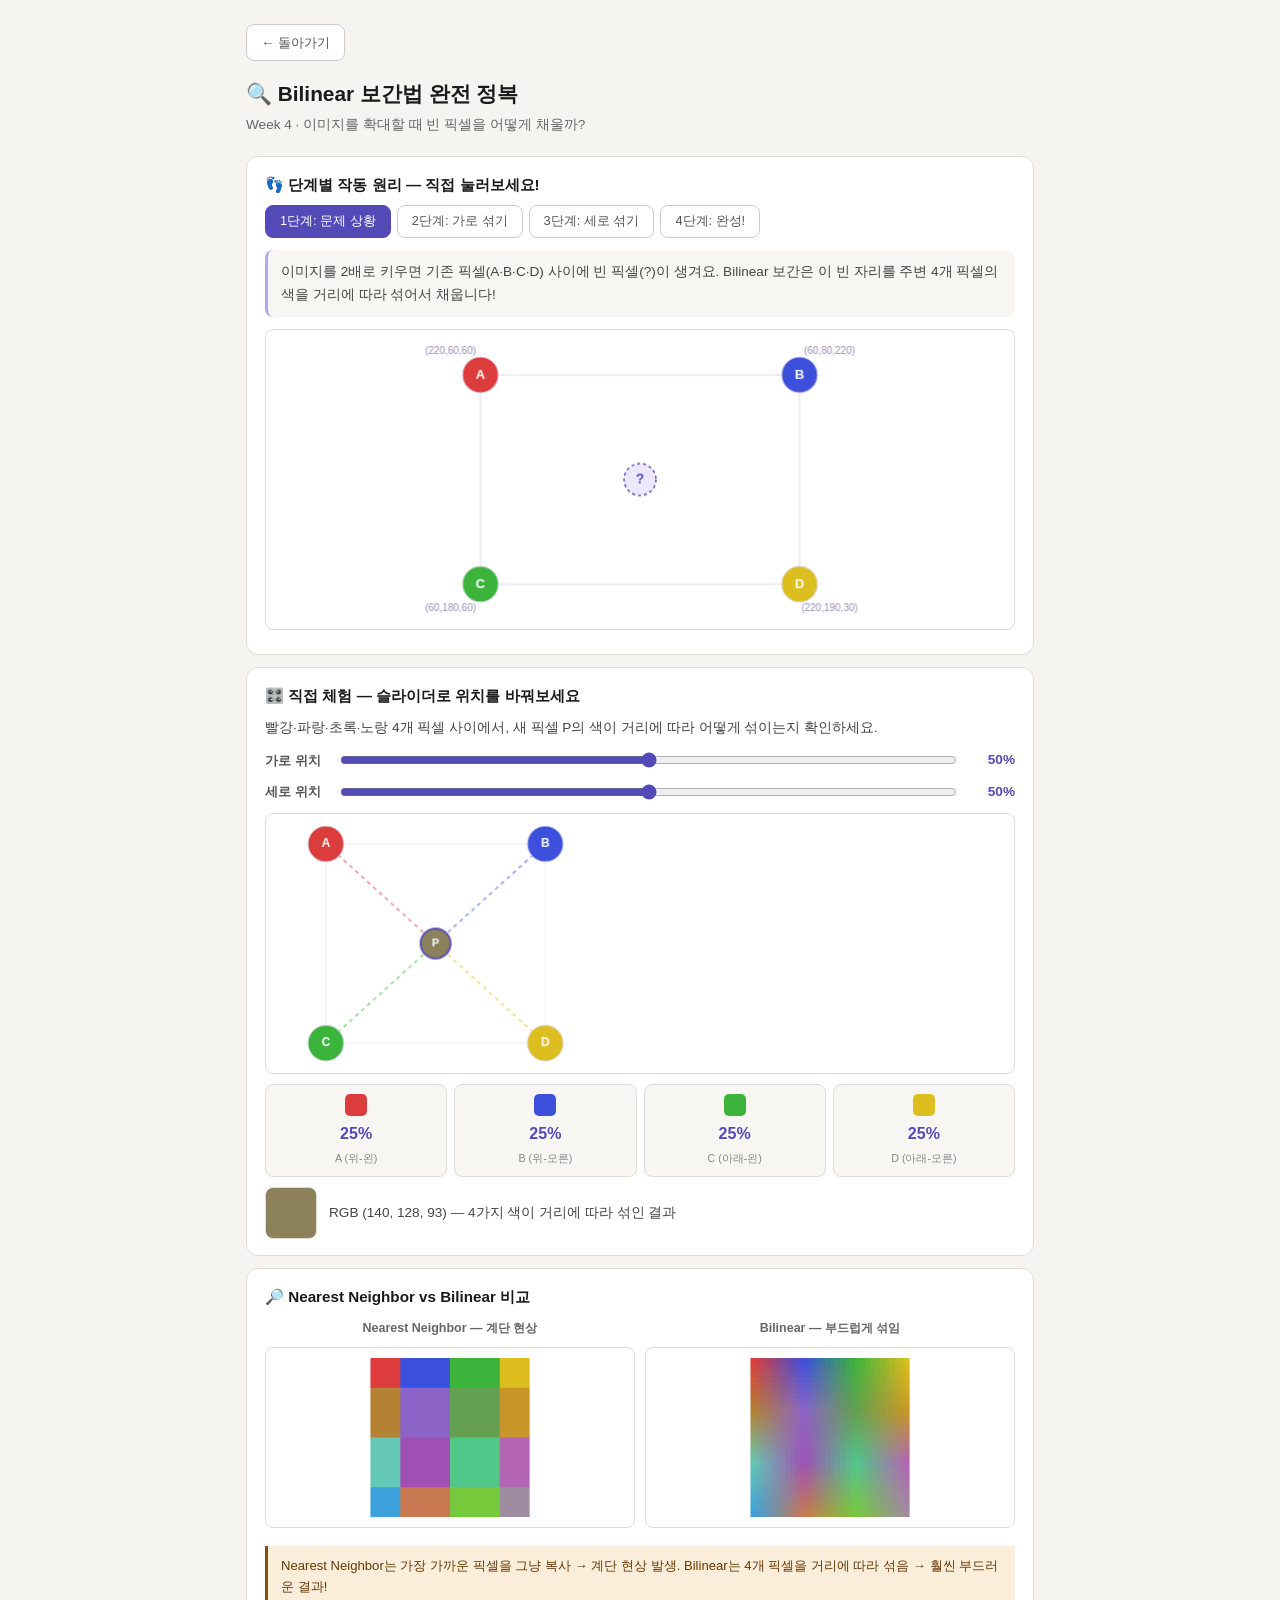
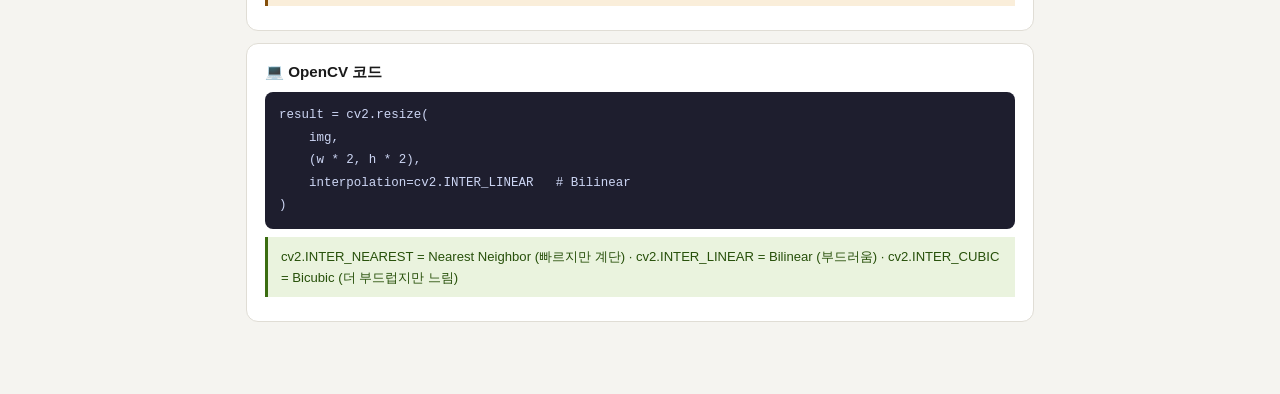
<file: bilinear_fixed.html>
<!DOCTYPE html>
<html lang="ko">
<head>
  <meta charset="UTF-8" />
  <meta name="viewport" content="width=device-width, initial-scale=1.0" />
  <title>Bilinear 보간법 쉽게 이해하기</title>
  <link rel="stylesheet" href="explainer.css" />
</head>
<body>
<div class="wrap">

  <a class="back-btn" href="index.html">← 돌아가기</a>

  <div class="page-header">
    <h1>🔍 Bilinear 보간법 완전 정복</h1>
    <p>Week 4 · 이미지를 확대할 때 빈 픽셀을 어떻게 채울까?</p>
  </div>

  <div class="card">
    <div class="card-title">👣 단계별 작동 원리 — 직접 눌러보세요!</div>
    <div class="step-btn-row">
      <button class="sbtn on" id="sb0" onclick="setStep(0)">1단계: 문제 상황</button>
      <button class="sbtn"    id="sb1" onclick="setStep(1)">2단계: 가로 섞기</button>
      <button class="sbtn"    id="sb2" onclick="setStep(2)">3단계: 세로 섞기</button>
      <button class="sbtn"    id="sb3" onclick="setStep(3)">4단계: 완성!</button>
    </div>
    <div class="step-desc" id="step-desc">로딩 중...</div>
    <canvas id="step-canvas" height="300"></canvas>
  </div>

  <div class="card">
    <div class="card-title">🎛️ 직접 체험 — 슬라이더로 위치를 바꿔보세요</div>
    <div class="lbl">빨강·파랑·초록·노랑 4개 픽셀 사이에서, 새 픽셀 P의 색이 거리에 따라 어떻게 섞이는지 확인하세요.</div>
    <div class="slider-row">
      <label>가로 위치</label>
      <input type="range" min="0" max="100" value="50" step="1" id="sx">
      <span class="slider-val" id="sx-out">50%</span>
    </div>
    <div class="slider-row">
      <label>세로 위치</label>
      <input type="range" min="0" max="100" value="50" step="1" id="sy">
      <span class="slider-val" id="sy-out">50%</span>
    </div>
    <canvas id="interp-canvas" height="260"></canvas>
    <div class="fcards" id="weight-cards"></div>
    <div style="display:flex;align-items:center;gap:12px;margin-top:8px">
      <div id="result-box" style="width:52px;height:52px;border-radius:8px;border:0.5px solid #e0ddd5;flex-shrink:0"></div>
      <div class="lbl" id="result-desc"></div>
    </div>
  </div>

  <div class="card">
    <div class="card-title">🔎 Nearest Neighbor vs Bilinear 비교</div>
    <div class="two-col">
      <div>
        <div class="col-label">Nearest Neighbor — 계단 현상</div>
        <canvas id="nn-canvas" height="180"></canvas>
      </div>
      <div>
        <div class="col-label">Bilinear — 부드럽게 섞임</div>
        <canvas id="bl-canvas" height="180"></canvas>
      </div>
    </div>
    <div class="warn-box">Nearest Neighbor는 가장 가까운 픽셀을 그냥 복사 → 계단 현상 발생. Bilinear는 4개 픽셀을 거리에 따라 섞음 → 훨씬 부드러운 결과!</div>
  </div>

  <div class="card">
    <div class="card-title">💻 OpenCV 코드</div>
    <div class="codeblock">result = cv2.resize(
    img,
    (w * 2, h * 2),
    interpolation=cv2.INTER_LINEAR   # Bilinear
)</div>
    <div class="ok-box">cv2.INTER_NEAREST = Nearest Neighbor (빠르지만 계단) · cv2.INTER_LINEAR = Bilinear (부드러움) · cv2.INTER_CUBIC = Bicubic (더 부드럽지만 느림)</div>
  </div>

</div>
<script src="explainer-bilinear.js"></script>
</body>
</html>
</file>
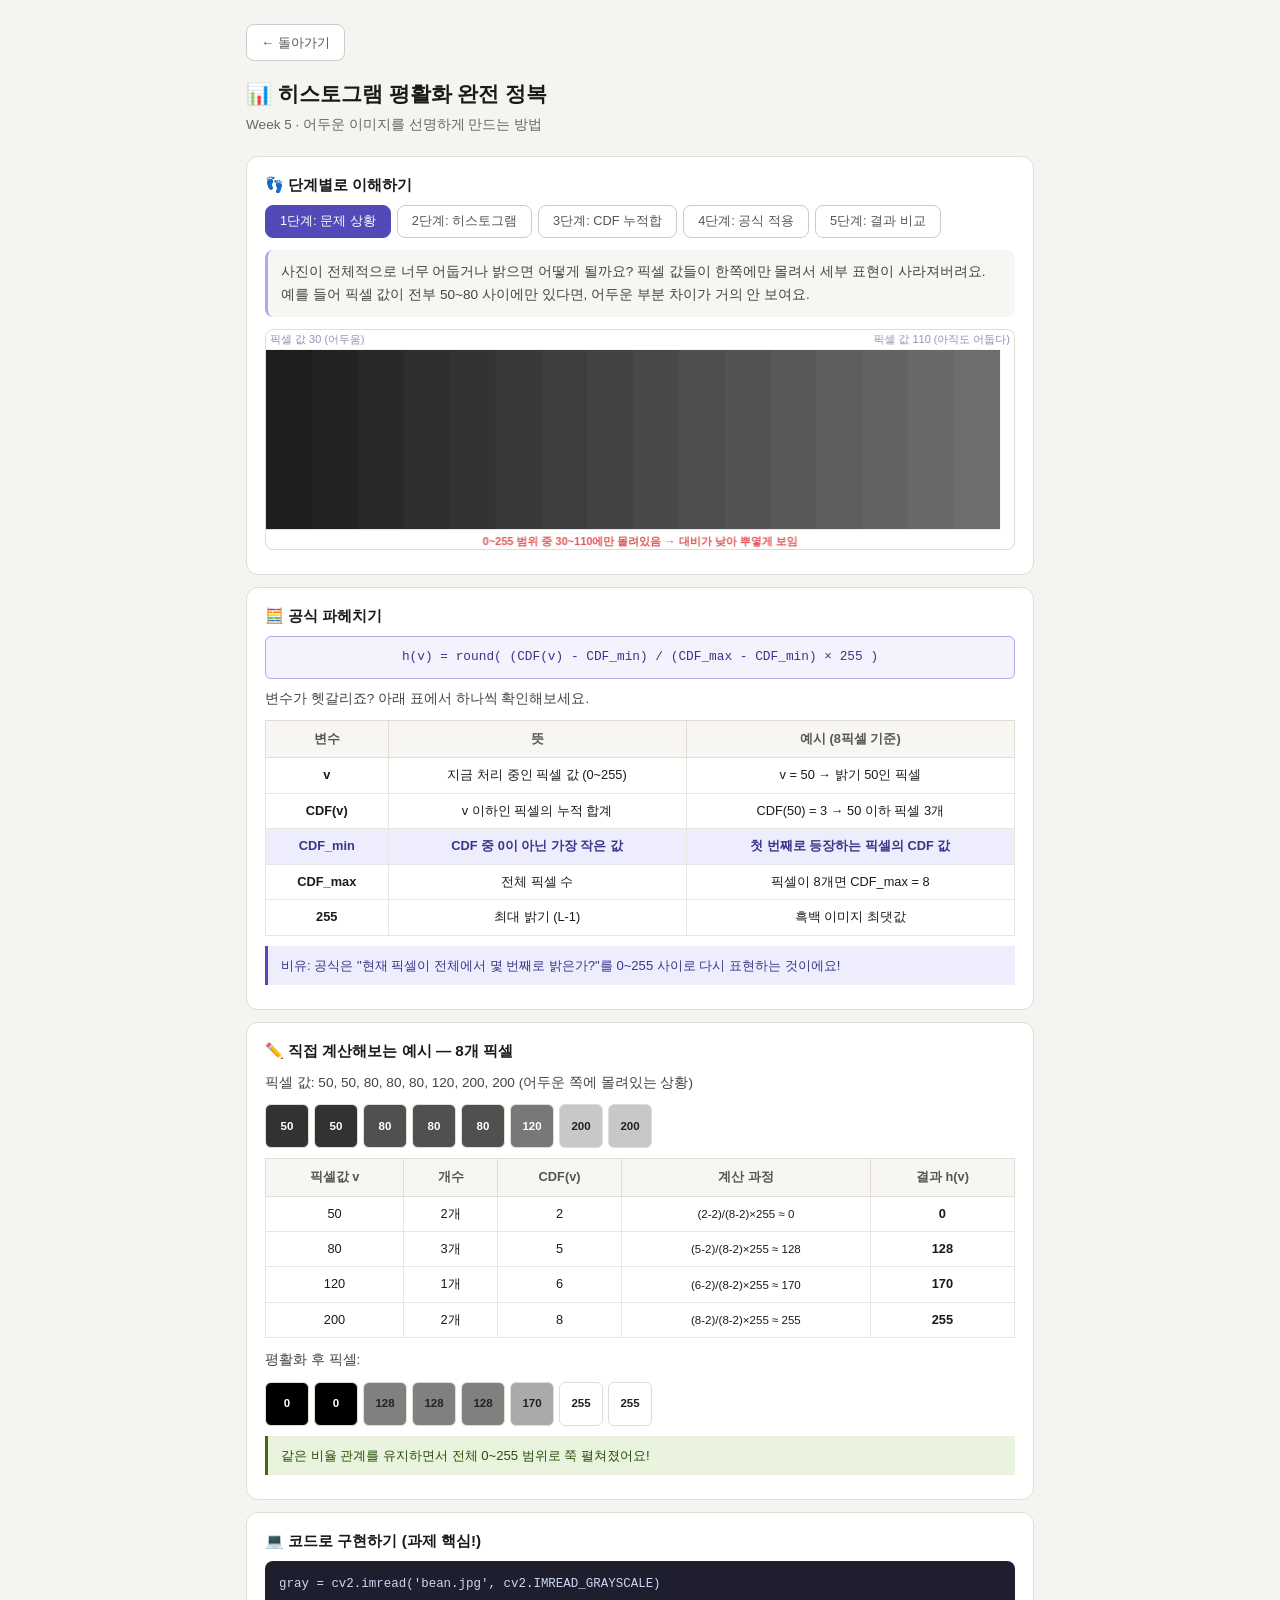
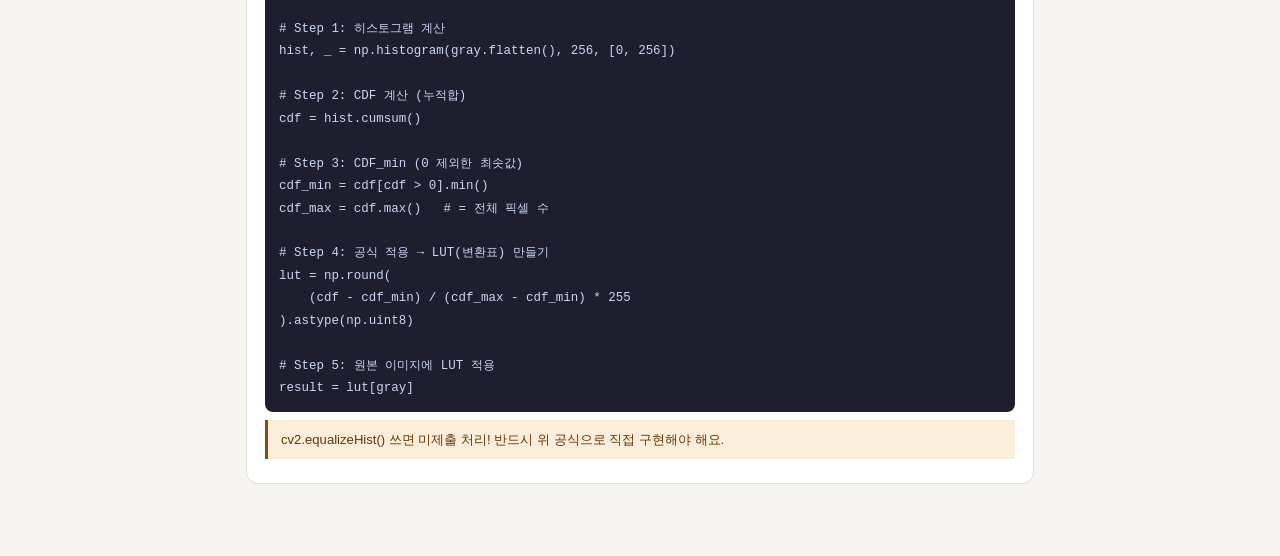
<file: histogram_equalization_explainer.html>
<!DOCTYPE html>
<html lang="ko">
<head>
  <meta charset="UTF-8" />
  <meta name="viewport" content="width=device-width, initial-scale=1.0" />
  <title>히스토그램 평활화 쉽게 이해하기</title>
  <link rel="stylesheet" href="explainer.css" />
</head>
<body>
<div class="wrap">

  <a class="back-btn" href="index.html">← 돌아가기</a>

  <div class="page-header">
    <h1>📊 히스토그램 평활화 완전 정복</h1>
    <p>Week 5 · 어두운 이미지를 선명하게 만드는 방법</p>
  </div>

  <div class="card">
    <div class="card-title">👣 단계별로 이해하기</div>
    <div class="step-btn-row">
      <button class="sbtn on" id="sb0" onclick="setStep(0)">1단계: 문제 상황</button>
      <button class="sbtn"    id="sb1" onclick="setStep(1)">2단계: 히스토그램</button>
      <button class="sbtn"    id="sb2" onclick="setStep(2)">3단계: CDF 누적합</button>
      <button class="sbtn"    id="sb3" onclick="setStep(3)">4단계: 공식 적용</button>
      <button class="sbtn"    id="sb4" onclick="setStep(4)">5단계: 결과 비교</button>
    </div>
    <div class="step-desc" id="step-desc"></div>
    <canvas id="main-canvas" height="220"></canvas>
  </div>

  <div class="card">
    <div class="card-title">🧮 공식 파헤치기</div>
    <div class="formula-box">h(v) = round( (CDF(v) - CDF_min) / (CDF_max - CDF_min) × 255 )</div>
    <div class="lbl" style="margin-top:8px">변수가 헷갈리죠? 아래 표에서 하나씩 확인해보세요.</div>
    <div class="table-wrap">
      <table>
        <tr><th>변수</th><th>뜻</th><th>예시 (8픽셀 기준)</th></tr>
        <tr><td><b>v</b></td><td>지금 처리 중인 픽셀 값 (0~255)</td><td>v = 50 → 밝기 50인 픽셀</td></tr>
        <tr><td><b>CDF(v)</b></td><td>v 이하인 픽셀의 누적 합계</td><td>CDF(50) = 3 → 50 이하 픽셀 3개</td></tr>
        <tr class="hl"><td><b>CDF_min</b></td><td>CDF 중 0이 아닌 가장 작은 값</td><td>첫 번째로 등장하는 픽셀의 CDF 값</td></tr>
        <tr><td><b>CDF_max</b></td><td>전체 픽셀 수</td><td>픽셀이 8개면 CDF_max = 8</td></tr>
        <tr><td><b>255</b></td><td>최대 밝기 (L-1)</td><td>흑백 이미지 최댓값</td></tr>
      </table>
    </div>
    <div class="analogy-box">비유: 공식은 "현재 픽셀이 전체에서 몇 번째로 밝은가?"를 0~255 사이로 다시 표현하는 것이에요!</div>
  </div>

  <div class="card">
    <div class="card-title">✏️ 직접 계산해보는 예시 — 8개 픽셀</div>
    <div class="lbl" style="margin-bottom:8px">픽셀 값: 50, 50, 80, 80, 80, 120, 200, 200 (어두운 쪽에 몰려있는 상황)</div>
    <div class="px-grid" id="before-px"></div>
    <div class="table-wrap">
      <table id="calc-table">
        <tr><th>픽셀값 v</th><th>개수</th><th>CDF(v)</th><th>계산 과정</th><th>결과 h(v)</th></tr>
      </table>
    </div>
    <div class="lbl" style="margin-top:10px;margin-bottom:4px">평활화 후 픽셀:</div>
    <div class="px-grid" id="after-px"></div>
    <div class="ok-box">같은 비율 관계를 유지하면서 전체 0~255 범위로 쭉 펼쳐졌어요!</div>
  </div>

  <div class="card">
    <div class="card-title">💻 코드로 구현하기 (과제 핵심!)</div>
    <div class="codeblock">gray = cv2.imread('bean.jpg', cv2.IMREAD_GRAYSCALE)

# Step 1: 히스토그램 계산
hist, _ = np.histogram(gray.flatten(), 256, [0, 256])

# Step 2: CDF 계산 (누적합)
cdf = hist.cumsum()

# Step 3: CDF_min (0 제외한 최솟값)
cdf_min = cdf[cdf > 0].min()
cdf_max = cdf.max()   # = 전체 픽셀 수

# Step 4: 공식 적용 → LUT(변환표) 만들기
lut = np.round(
    (cdf - cdf_min) / (cdf_max - cdf_min) * 255
).astype(np.uint8)

# Step 5: 원본 이미지에 LUT 적용
result = lut[gray]</div>
    <div class="warn-box">cv2.equalizeHist() 쓰면 미제출 처리! 반드시 위 공식으로 직접 구현해야 해요.</div>
  </div>

</div>
<script src="explainer-histogram.js"></script>
</body>
</html>
</file>
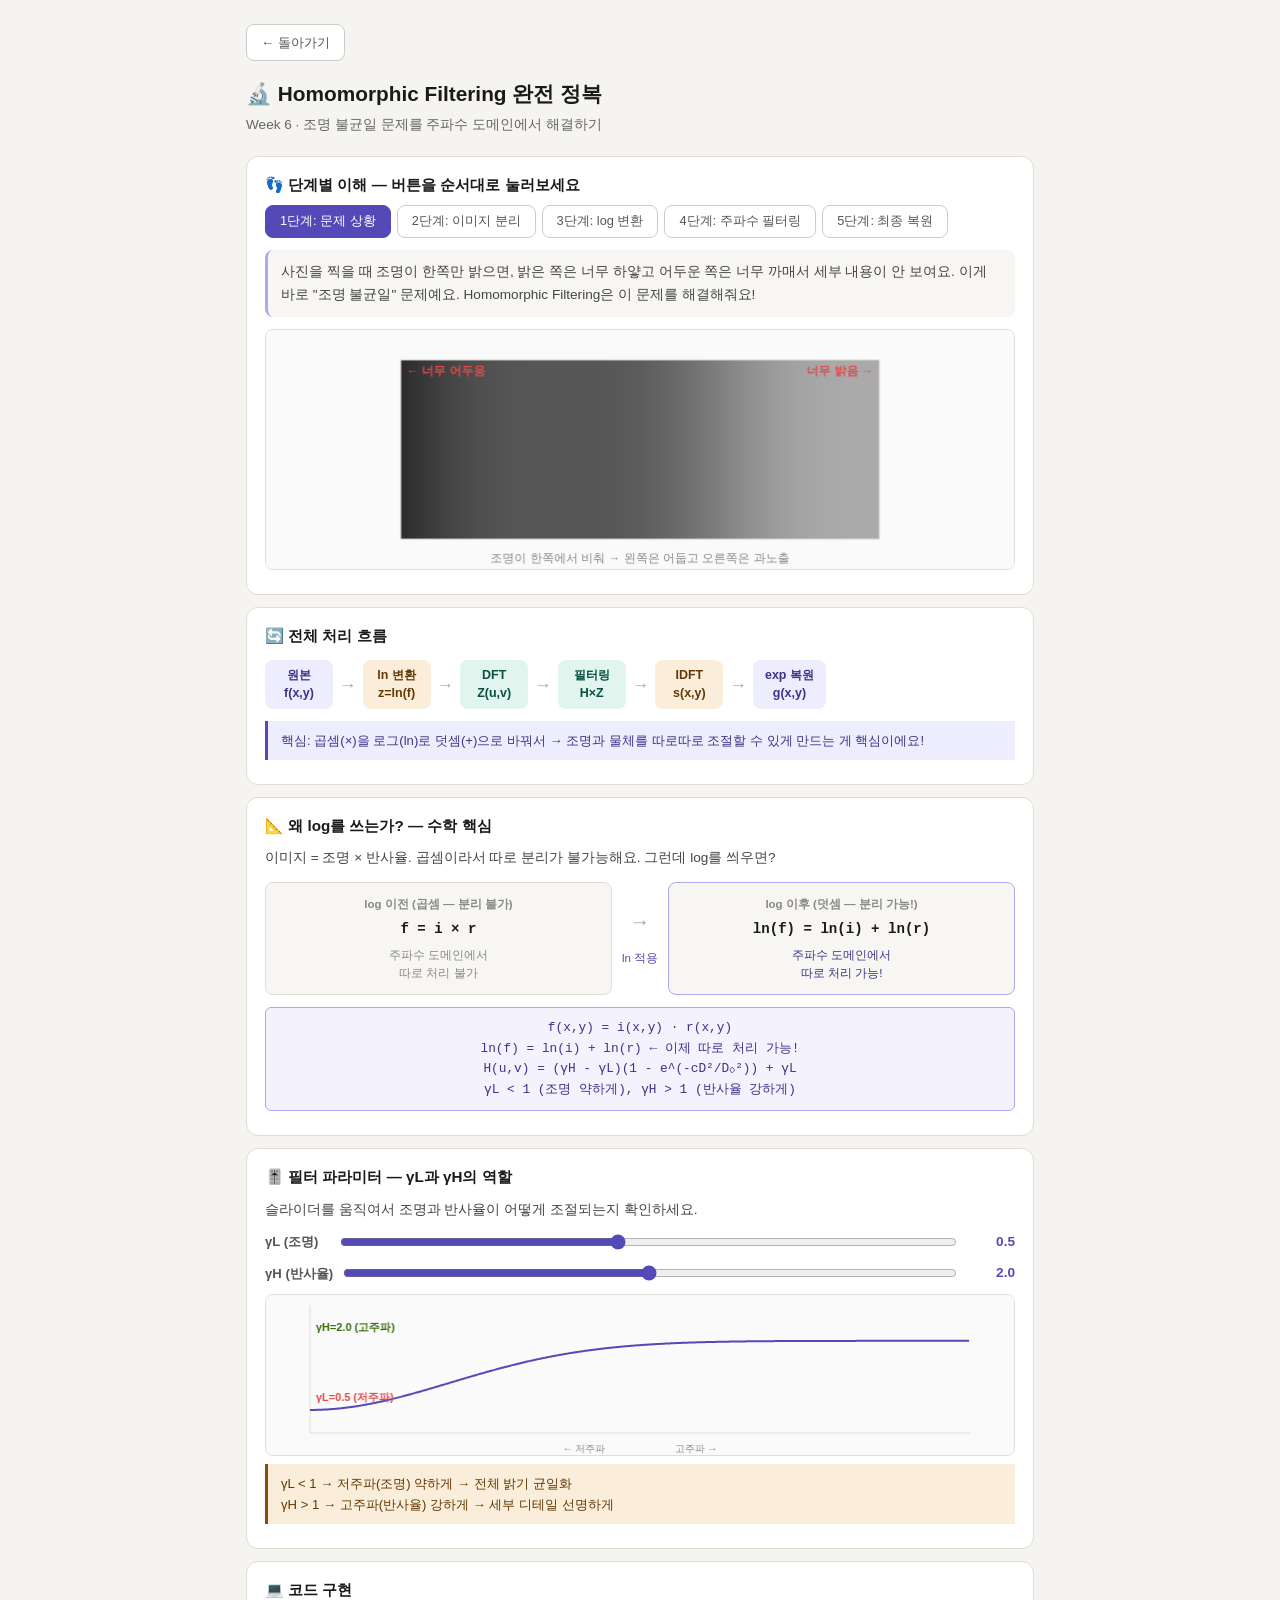
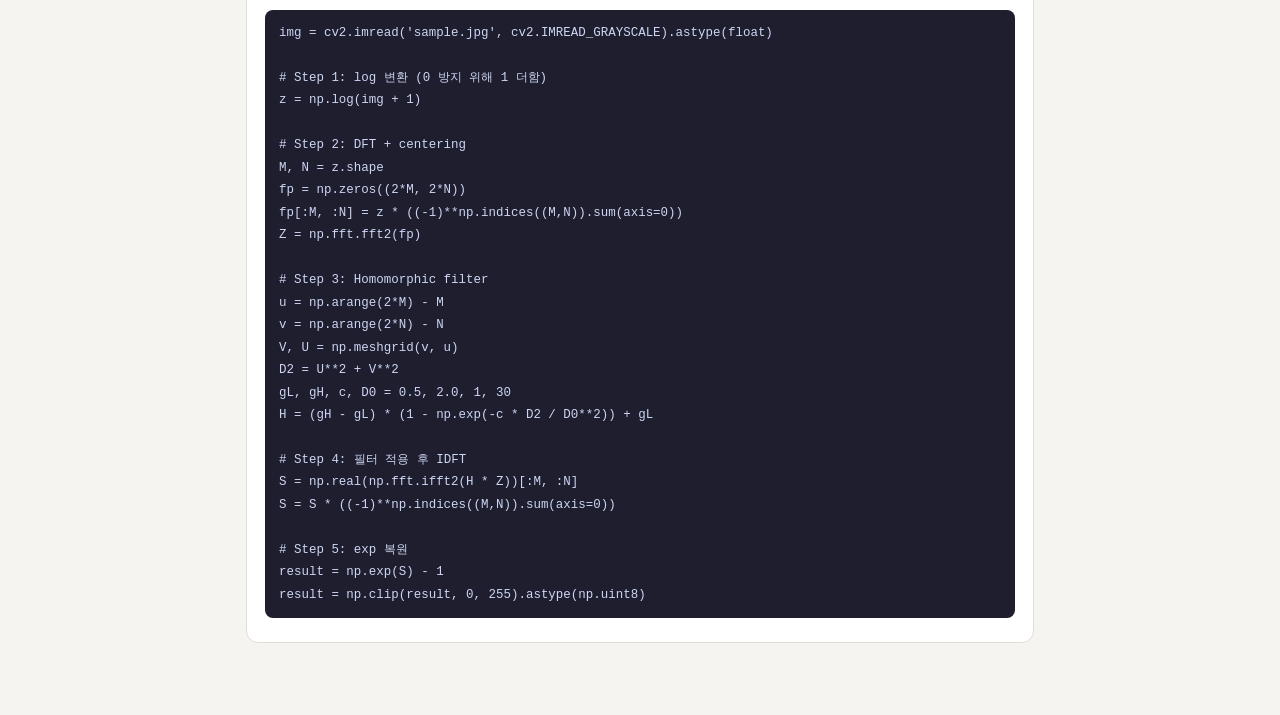
<file: homomorphic_filtering_explainer.html>
<!DOCTYPE html>
<html lang="ko">
<head>
  <meta charset="UTF-8" />
  <meta name="viewport" content="width=device-width, initial-scale=1.0" />
  <title>Homomorphic Filtering 쉽게 이해하기</title>
  <link rel="stylesheet" href="explainer.css" />
</head>
<body>
<div class="wrap">

  <a class="back-btn" href="index.html">← 돌아가기</a>

  <div class="page-header">
    <h1>🔬 Homomorphic Filtering 완전 정복</h1>
    <p>Week 6 · 조명 불균일 문제를 주파수 도메인에서 해결하기</p>
  </div>

  <div class="card">
    <div class="card-title">👣 단계별 이해 — 버튼을 순서대로 눌러보세요</div>
    <div class="sbtn-row">
      <button class="sbtn on" id="sb0" onclick="setStep(0)">1단계: 문제 상황</button>
      <button class="sbtn"    id="sb1" onclick="setStep(1)">2단계: 이미지 분리</button>
      <button class="sbtn"    id="sb2" onclick="setStep(2)">3단계: log 변환</button>
      <button class="sbtn"    id="sb3" onclick="setStep(3)">4단계: 주파수 필터링</button>
      <button class="sbtn"    id="sb4" onclick="setStep(4)">5단계: 최종 복원</button>
    </div>
    <div class="step-desc" id="step-desc">로딩 중...</div>
    <canvas id="main-canvas" height="240"></canvas>
  </div>

  <div class="card">
    <div class="card-title">🔄 전체 처리 흐름</div>
    <div class="flow-row">
      <div class="flow-box" style="background:#EEEDFE;color:#3C3489">원본<br>f(x,y)</div>
      <div class="flow-arr">→</div>
      <div class="flow-box" style="background:#FAEEDA;color:#633806">ln 변환<br>z=ln(f)</div>
      <div class="flow-arr">→</div>
      <div class="flow-box" style="background:#E1F5EE;color:#085041">DFT<br>Z(u,v)</div>
      <div class="flow-arr">→</div>
      <div class="flow-box" style="background:#E1F5EE;color:#085041">필터링<br>H×Z</div>
      <div class="flow-arr">→</div>
      <div class="flow-box" style="background:#FAEEDA;color:#633806">IDFT<br>s(x,y)</div>
      <div class="flow-arr">→</div>
      <div class="flow-box" style="background:#EEEDFE;color:#3C3489">exp 복원<br>g(x,y)</div>
    </div>
    <div class="analogy-box">핵심: 곱셈(×)을 로그(ln)로 덧셈(+)으로 바꿔서 → 조명과 물체를 따로따로 조절할 수 있게 만드는 게 핵심이에요!</div>
  </div>

  <div class="card">
    <div class="card-title">📐 왜 log를 쓰는가? — 수학 핵심</div>
    <div class="lbl" style="margin-bottom:10px">이미지 = 조명 × 반사율. 곱셈이라서 따로 분리가 불가능해요. 그런데 log를 씌우면?</div>
    <div class="eq-box">
      <div class="eq-side">
        <div class="eq-side-title">log 이전 (곱셈 — 분리 불가)</div>
        <div class="eq-side-val">f = i × r</div>
        <div style="font-size:0.72rem;color:#888;margin-top:5px">주파수 도메인에서<br>따로 처리 불가</div>
      </div>
      <div class="eq-op">→<br><span style="font-size:0.72rem;color:#534AB7">ln 적용</span></div>
      <div class="eq-side" style="border-color:#AFA9EC">
        <div class="eq-side-title">log 이후 (덧셈 — 분리 가능!)</div>
        <div class="eq-side-val">ln(f) = ln(i) + ln(r)</div>
        <div style="font-size:0.72rem;color:#3C3489;margin-top:5px">주파수 도메인에서<br>따로 처리 가능!</div>
      </div>
    </div>
    <div class="formula-box">f(x,y) = i(x,y) · r(x,y)
ln(f) = ln(i) + ln(r)  ← 이제 따로 처리 가능!
H(u,v) = (γH - γL)(1 - e^(-cD²/D₀²)) + γL
γL &lt; 1 (조명 약하게),  γH &gt; 1 (반사율 강하게)</div>
  </div>

  <div class="card">
    <div class="card-title">🎚️ 필터 파라미터 — γL과 γH의 역할</div>
    <div class="lbl" style="margin-bottom:10px">슬라이더를 움직여서 조명과 반사율이 어떻게 조절되는지 확인하세요.</div>
    <div class="slider-row">
      <label>γL (조명)</label>
      <input type="range" min="10" max="99" value="50" step="1" id="gl-slider">
      <span class="slider-val" id="gl-out">0.5</span>
    </div>
    <div class="slider-row">
      <label>γH (반사율)</label>
      <input type="range" min="101" max="300" value="200" step="1" id="gh-slider">
      <span class="slider-val" id="gh-out">2.0</span>
    </div>
    <canvas id="filter-canvas" height="160"></canvas>
    <div class="warn-box">γL &lt; 1 → 저주파(조명) 약하게 → 전체 밝기 균일화<br>γH &gt; 1 → 고주파(반사율) 강하게 → 세부 디테일 선명하게</div>
  </div>

  <div class="card">
    <div class="card-title">💻 코드 구현</div>
    <div class="codeblock">img = cv2.imread('sample.jpg', cv2.IMREAD_GRAYSCALE).astype(float)

# Step 1: log 변환 (0 방지 위해 1 더함)
z = np.log(img + 1)

# Step 2: DFT + centering
M, N = z.shape
fp = np.zeros((2*M, 2*N))
fp[:M, :N] = z * ((-1)**np.indices((M,N)).sum(axis=0))
Z = np.fft.fft2(fp)

# Step 3: Homomorphic filter
u = np.arange(2*M) - M
v = np.arange(2*N) - N
V, U = np.meshgrid(v, u)
D2 = U**2 + V**2
gL, gH, c, D0 = 0.5, 2.0, 1, 30
H = (gH - gL) * (1 - np.exp(-c * D2 / D0**2)) + gL

# Step 4: 필터 적용 후 IDFT
S = np.real(np.fft.ifft2(H * Z))[:M, :N]
S = S * ((-1)**np.indices((M,N)).sum(axis=0))

# Step 5: exp 복원
result = np.exp(S) - 1
result = np.clip(result, 0, 255).astype(np.uint8)</div>
  </div>

</div>
<script src="explainer-homomorphic.js"></script>
</body>
</html>
</file>
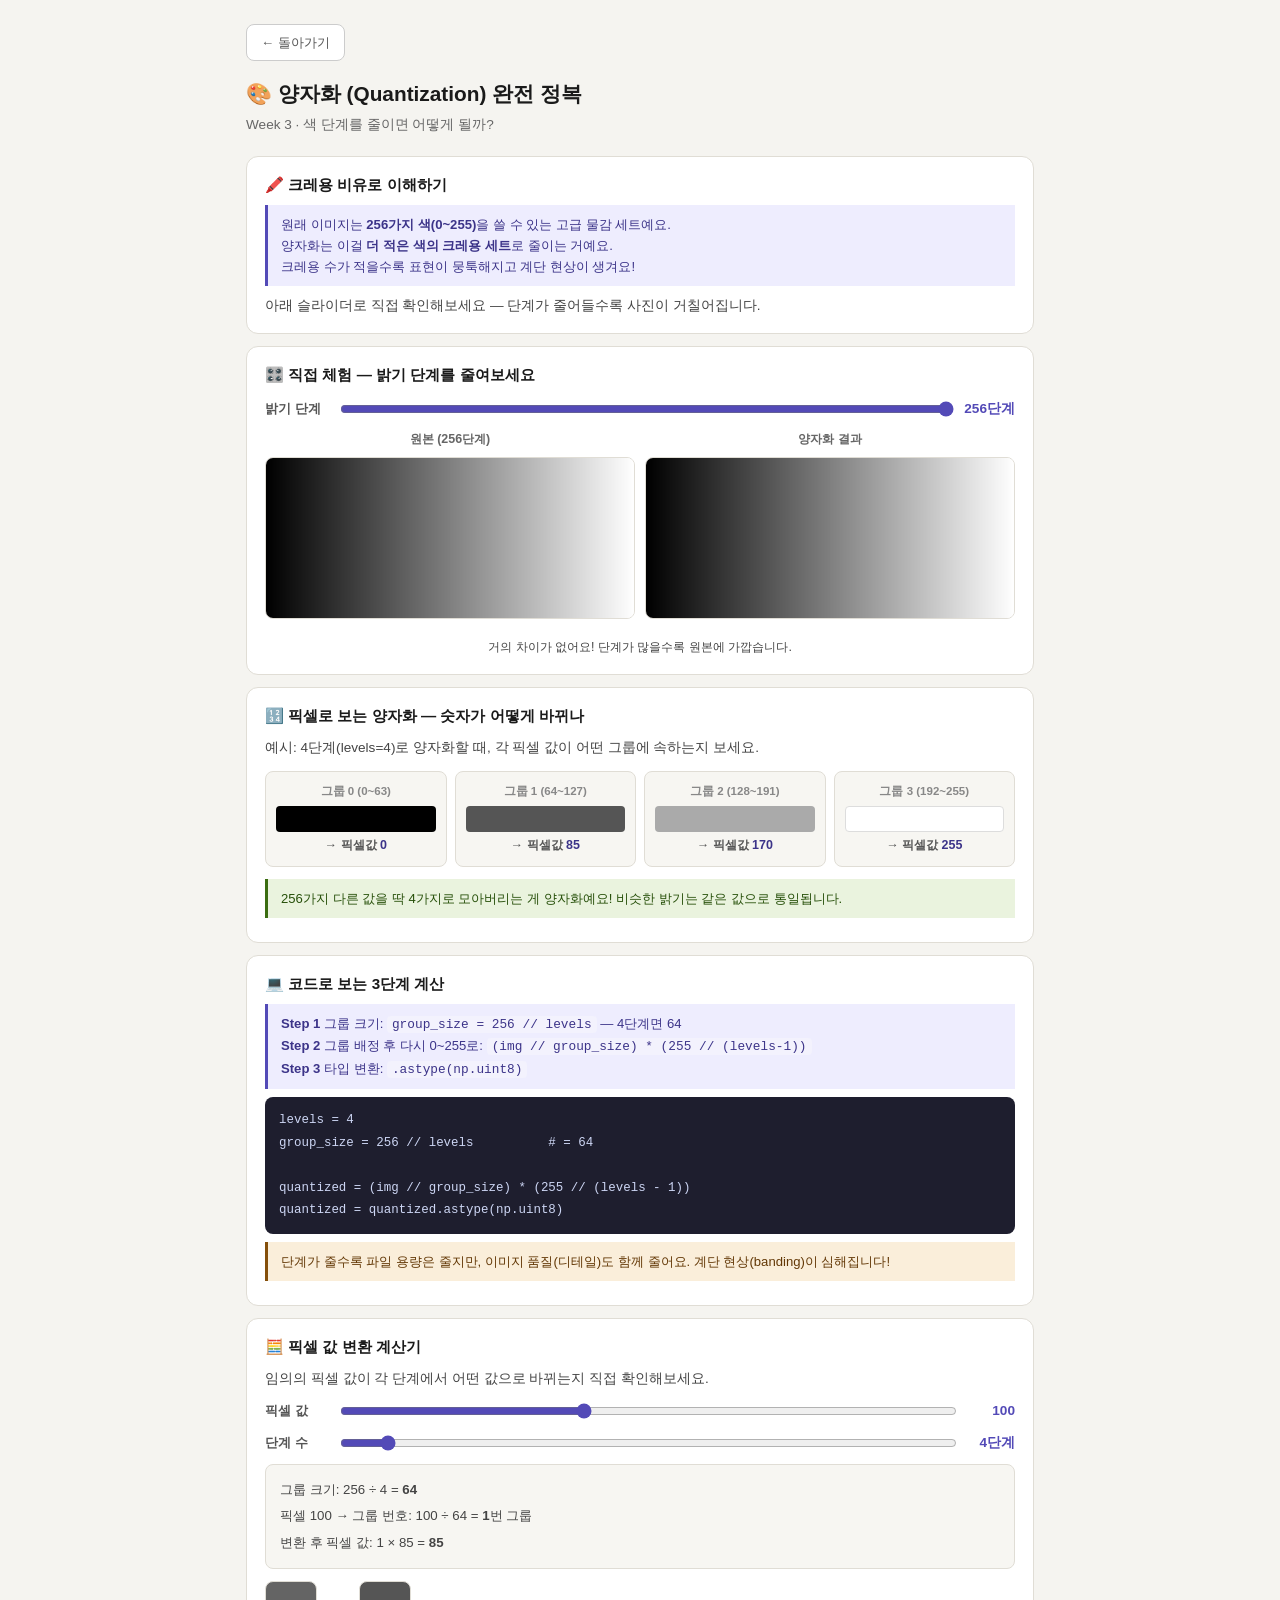
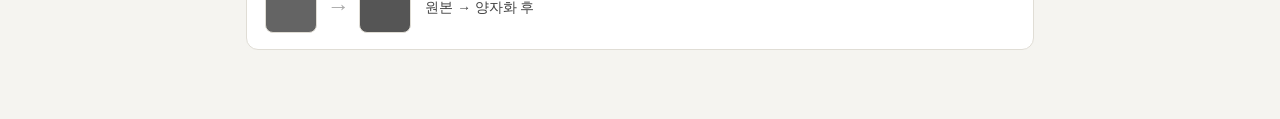
<file: quantization_easy_explainer.html>
<!DOCTYPE html>
<html lang="ko">
<head>
  <meta charset="UTF-8" />
  <meta name="viewport" content="width=device-width, initial-scale=1.0" />
  <title>양자화 쉽게 이해하기</title>
  <link rel="stylesheet" href="explainer.css" />
</head>
<body>
<div class="wrap">

  <a class="back-btn" href="index.html">← 돌아가기</a>

  <div class="page-header">
    <h1>🎨 양자화 (Quantization) 완전 정복</h1>
    <p>Week 3 · 색 단계를 줄이면 어떻게 될까?</p>
  </div>

  <div class="card">
    <div class="card-title">🖍️ 크레용 비유로 이해하기</div>
    <div class="analogy-box">
      원래 이미지는 <b>256가지 색(0~255)</b>을 쓸 수 있는 고급 물감 세트예요.<br>
      양자화는 이걸 <b>더 적은 색의 크레용 세트</b>로 줄이는 거예요.<br>
      크레용 수가 적을수록 표현이 뭉툭해지고 계단 현상이 생겨요!
    </div>
    <div class="lbl">아래 슬라이더로 직접 확인해보세요 — 단계가 줄어들수록 사진이 거칠어집니다.</div>
  </div>

  <div class="card">
    <div class="card-title">🎛️ 직접 체험 — 밝기 단계를 줄여보세요</div>
    <div class="slider-row">
      <label>밝기 단계</label>
      <input type="range" id="lvl" min="2" max="256" value="256" step="1">
      <span class="slider-val"><span id="lvl-out">256</span>단계</span>
    </div>
    <div class="two-col">
      <div>
        <div class="col-label">원본 (256단계)</div>
        <canvas id="c-orig" height="160"></canvas>
      </div>
      <div>
        <div class="col-label">양자화 결과</div>
        <canvas id="c-quant" height="160"></canvas>
      </div>
    </div>
    <div id="quant-desc" class="lbl" style="margin-top:4px;text-align:center;font-size:0.78rem"></div>
  </div>

  <div class="card">
    <div class="card-title">🔢 픽셀로 보는 양자화 — 숫자가 어떻게 바뀌나</div>
    <div class="lbl" style="margin-bottom:10px">예시: 4단계(levels=4)로 양자화할 때, 각 픽셀 값이 어떤 그룹에 속하는지 보세요.</div>
    <div class="group-grid">
      <div class="group-card">
        <div class="g-title">그룹 0 (0~63)</div>
        <div class="g-swatch" style="background:rgb(0,0,0)"></div>
        <div class="g-val">→ 픽셀값 <b>0</b></div>
      </div>
      <div class="group-card">
        <div class="g-title">그룹 1 (64~127)</div>
        <div class="g-swatch" style="background:rgb(85,85,85)"></div>
        <div class="g-val">→ 픽셀값 <b>85</b></div>
      </div>
      <div class="group-card">
        <div class="g-title">그룹 2 (128~191)</div>
        <div class="g-swatch" style="background:rgb(170,170,170)"></div>
        <div class="g-val">→ 픽셀값 <b>170</b></div>
      </div>
      <div class="group-card">
        <div class="g-title">그룹 3 (192~255)</div>
        <div class="g-swatch" style="background:rgb(255,255,255);border:0.5px solid #ddd"></div>
        <div class="g-val">→ 픽셀값 <b>255</b></div>
      </div>
    </div>
    <div class="ok-box">256가지 다른 값을 딱 4가지로 모아버리는 게 양자화예요! 비슷한 밝기는 같은 값으로 통일됩니다.</div>
  </div>

  <div class="card">
    <div class="card-title">💻 코드로 보는 3단계 계산</div>
    <div class="analogy-box">
      <b>Step 1</b> 그룹 크기: <code>group_size = 256 // levels</code> — 4단계면 64<br>
      <b>Step 2</b> 그룹 배정 후 다시 0~255로: <code>(img // group_size) * (255 // (levels-1))</code><br>
      <b>Step 3</b> 타입 변환: <code>.astype(np.uint8)</code>
    </div>
    <div class="codeblock">levels = 4
group_size = 256 // levels          # = 64

quantized = (img // group_size) * (255 // (levels - 1))
quantized = quantized.astype(np.uint8)</div>
    <div class="warn-box">단계가 줄수록 파일 용량은 줄지만, 이미지 품질(디테일)도 함께 줄어요. 계단 현상(banding)이 심해집니다!</div>
  </div>

  <div class="card">
    <div class="card-title">🧮 픽셀 값 변환 계산기</div>
    <div class="lbl" style="margin-bottom:10px">임의의 픽셀 값이 각 단계에서 어떤 값으로 바뀌는지 직접 확인해보세요.</div>
    <div class="slider-row">
      <label>픽셀 값</label>
      <input type="range" id="px-val" min="0" max="255" value="100" step="1">
      <span class="slider-val"><span id="px-val-out">100</span></span>
    </div>
    <div class="slider-row">
      <label>단계 수</label>
      <input type="range" id="px-lvl" min="2" max="32" value="4" step="1">
      <span class="slider-val"><span id="px-lvl-out">4</span>단계</span>
    </div>
    <div id="calc-result" style="background:#f7f6f2;border-radius:8px;border:0.5px solid #e0ddd5;padding:12px 14px;margin-top:8px;font-size:0.83rem;line-height:2;color:#444"></div>
    <div style="display:flex;gap:10px;margin-top:12px;align-items:center">
      <div id="orig-px" style="width:52px;height:52px;border-radius:8px;border:0.5px solid #e0ddd5;flex-shrink:0"></div>
      <div style="font-size:1.4rem;color:#aaa">→</div>
      <div id="quant-px" style="width:52px;height:52px;border-radius:8px;border:0.5px solid #e0ddd5;flex-shrink:0"></div>
      <div class="lbl" style="margin-left:4px">원본 → 양자화 후</div>
    </div>
  </div>

</div>
<script src="explainer-quantization.js"></script>
</body>
</html>
</file>
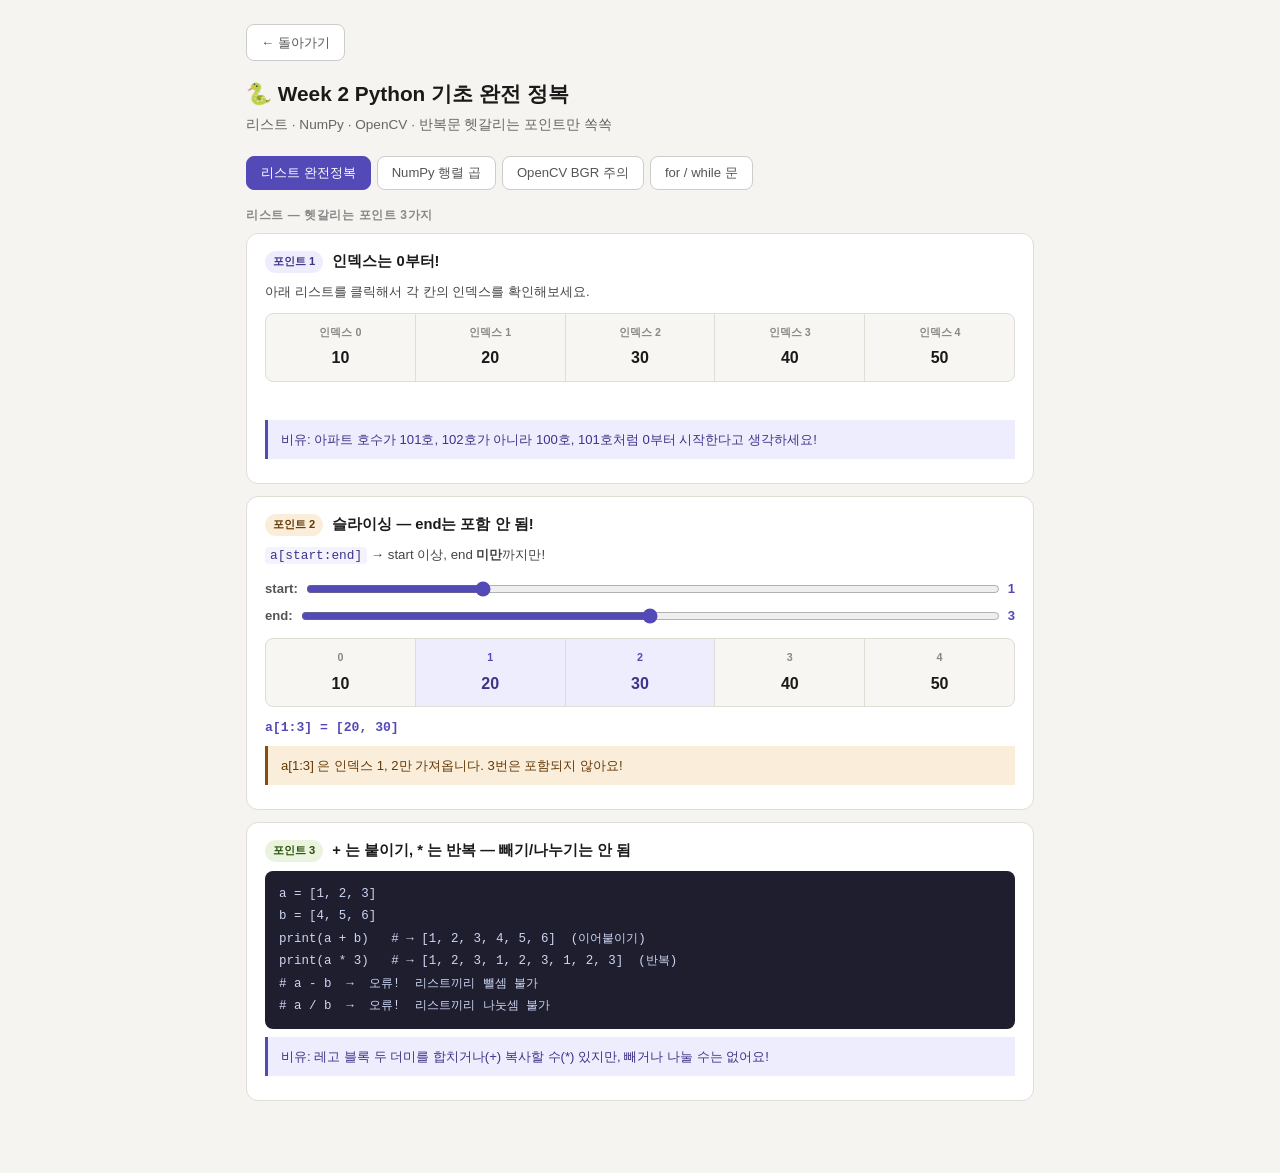
<file: week2_python_easy_explainer.html>
<!DOCTYPE html>
<html lang="ko">
<head>
  <meta charset="UTF-8" />
  <meta name="viewport" content="width=device-width, initial-scale=1.0" />
  <title>Week 2 Python 기초 쉽게 이해하기</title>
  <link rel="stylesheet" href="explainer.css" />
</head>
<body>
<div class="wrap">

  <a class="back-btn" href="index.html">← 돌아가기</a>

  <div class="page-header">
    <h1>🐍 Week 2 Python 기초 완전 정복</h1>
    <p>리스트 · NumPy · OpenCV · 반복문 헷갈리는 포인트만 쏙쏙</p>
  </div>

  <div class="tabs2">
    <button class="tab2 on" onclick="sw(this,'t1')">리스트 완전정복</button>
    <button class="tab2"    onclick="sw(this,'t2')">NumPy 행렬 곱</button>
    <button class="tab2"    onclick="sw(this,'t3')">OpenCV BGR 주의</button>
    <button class="tab2"    onclick="sw(this,'t4')">for / while 문</button>
  </div>

  <!-- 리스트 -->
  <div class="tsec on" id="t1">
    <div class="sec-title">리스트 — 헷갈리는 포인트 3가지</div>
    <div class="card">
      <div class="card-head"><span class="tag tag-p">포인트 1</span> 인덱스는 0부터!</div>
      <div class="card-sub">아래 리스트를 클릭해서 각 칸의 인덱스를 확인해보세요.</div>
      <div class="list-sim" id="list-display">
        <div class="list-cell" onclick="hl(0)"><div class="list-idx">인덱스 0</div><div class="list-val">10</div></div>
        <div class="list-cell" onclick="hl(1)"><div class="list-idx">인덱스 1</div><div class="list-val">20</div></div>
        <div class="list-cell" onclick="hl(2)"><div class="list-idx">인덱스 2</div><div class="list-val">30</div></div>
        <div class="list-cell" onclick="hl(3)"><div class="list-idx">인덱스 3</div><div class="list-val">40</div></div>
        <div class="list-cell" onclick="hl(4)"><div class="list-idx">인덱스 4</div><div class="list-val">50</div></div>
      </div>
      <div id="hl-result" style="font-size:0.82rem;color:#534AB7;font-family:'Fira Code',Consolas,monospace;min-height:20px;margin-top:6px;font-weight:700"></div>
      <div class="analogy-box">비유: 아파트 호수가 101호, 102호가 아니라 100호, 101호처럼 0부터 시작한다고 생각하세요!</div>
    </div>
    <div class="card">
      <div class="card-head"><span class="tag tag-w">포인트 2</span> 슬라이싱 — end는 포함 안 됨!</div>
      <div class="card-sub"><code>a[start:end]</code> → start 이상, end <b>미만</b>까지만!</div>
      <div class="slicer">
        <label>start: <input type="range" min="0" max="4" value="1" step="1" id="sl-s"> <span id="sl-sv" style="font-weight:700;color:#534AB7">1</span></label>
        <label>end: <input type="range" min="1" max="5" value="3" step="1" id="sl-e"> <span id="sl-ev" style="font-weight:700;color:#534AB7">3</span></label>
      </div>
      <div class="list-sim" id="slice-list">
        <div class="list-cell" id="sc0"><div class="list-idx">0</div><div class="list-val">10</div></div>
        <div class="list-cell" id="sc1"><div class="list-idx">1</div><div class="list-val">20</div></div>
        <div class="list-cell" id="sc2"><div class="list-idx">2</div><div class="list-val">30</div></div>
        <div class="list-cell" id="sc3"><div class="list-idx">3</div><div class="list-val">40</div></div>
        <div class="list-cell" id="sc4"><div class="list-idx">4</div><div class="list-val">50</div></div>
      </div>
      <div id="slice-result" style="font-size:0.82rem;color:#534AB7;font-family:'Fira Code',Consolas,monospace;margin-top:8px;font-weight:700"></div>
      <div class="warn-box">a[1:3] 은 인덱스 1, 2만 가져옵니다. 3번은 포함되지 않아요!</div>
    </div>
    <div class="card">
      <div class="card-head"><span class="tag tag-g">포인트 3</span> + 는 붙이기, * 는 반복 — 빼기/나누기는 안 됨</div>
      <div class="codeblock">a = [1, 2, 3]
b = [4, 5, 6]
print(a + b)   # → [1, 2, 3, 4, 5, 6]  (이어붙이기)
print(a * 3)   # → [1, 2, 3, 1, 2, 3, 1, 2, 3]  (반복)
# a - b  →  오류!  리스트끼리 뺄셈 불가
# a / b  →  오류!  리스트끼리 나눗셈 불가</div>
      <div class="analogy-box">비유: 레고 블록 두 더미를 합치거나(+) 복사할 수(*) 있지만, 빼거나 나눌 수는 없어요!</div>
    </div>
  </div>

  <!-- NumPy -->
  <div class="tsec" id="t2">
    <div class="sec-title">NumPy — * 성분곱 vs @ 행렬곱</div>
    <div class="card">
      <div class="card-head"><span class="tag tag-w">가장 자주 틀리는 것</span> * vs @</div>
      <div class="matrix-wrap">
        <div><div class="matrix-label">A</div><div class="matrix" style="grid-template-columns:repeat(2,36px)"><div class="m-cell">1</div><div class="m-cell">2</div><div class="m-cell">3</div><div class="m-cell">4</div></div></div>
        <div class="op-label">*</div>
        <div><div class="matrix-label">B</div><div class="matrix" style="grid-template-columns:repeat(2,36px)"><div class="m-cell">5</div><div class="m-cell">6</div><div class="m-cell">7</div><div class="m-cell">8</div></div></div>
        <div class="op-label">=</div>
        <div><div class="matrix-label">A * B (성분별 곱)</div><div class="matrix" style="grid-template-columns:repeat(2,36px)"><div class="m-cell hl">5</div><div class="m-cell hl">12</div><div class="m-cell hl">21</div><div class="m-cell hl">32</div></div></div>
      </div>
      <div class="ok-box">* 는 같은 위치끼리 그냥 곱해요: 1×5=5, 2×6=12, 3×7=21, 4×8=32</div>
      <div class="matrix-wrap" style="margin-top:16px">
        <div><div class="matrix-label">A</div><div class="matrix" style="grid-template-columns:repeat(2,36px)"><div class="m-cell">1</div><div class="m-cell">2</div><div class="m-cell">3</div><div class="m-cell">4</div></div></div>
        <div class="op-label">@</div>
        <div><div class="matrix-label">B</div><div class="matrix" style="grid-template-columns:repeat(2,36px)"><div class="m-cell">5</div><div class="m-cell">6</div><div class="m-cell">7</div><div class="m-cell">8</div></div></div>
        <div class="op-label">=</div>
        <div><div class="matrix-label">A @ B (행렬 곱)</div><div class="matrix" style="grid-template-columns:repeat(2,36px)"><div class="m-cell hl">19</div><div class="m-cell hl">22</div><div class="m-cell hl">43</div><div class="m-cell hl">50</div></div></div>
      </div>
      <div class="analogy-box">@ 는 수학 시간에 배운 행렬 곱셈: 1행×1열 = (1×5)+(2×7) = 19</div>
      <div class="warn-box">시험에서 "행렬 곱"이 나오면 반드시 @ 또는 np.matmul() 사용!</div>
    </div>
    <div class="card">
      <div class="card-head"><span class="tag tag-p">핵심 함수</span> shape / T / arange</div>
      <div class="codeblock">a = np.array([[1,2,3],[4,5,6]])
print(a.shape)    # → (2, 3)  : 2행 3열
print(a.T.shape)  # → (3, 2)  : 전치 → 3행 2열
np.arange(1, 10, 2)  # → [1, 3, 5, 7, 9]
np.zeros((3,3))      # 0으로 채운 3×3
np.eye(3)            # 단위행렬 3×3 (대각선만 1)</div>
      <div class="analogy-box">shape = "이 배열은 몇 행 몇 열이야?" 물어보는 것. (2,3) → 2행 3열</div>
    </div>
  </div>

  <!-- OpenCV BGR -->
  <div class="tsec" id="t3">
    <div class="sec-title">OpenCV — BGR 순서 주의!</div>
    <div class="card">
      <div class="card-head"><span class="tag tag-w">가장 흔한 실수</span> RGB vs BGR</div>
      <div class="card-sub">OpenCV는 이미지를 읽을 때 B(파랑), G(초록), R(빨강) 순서로 읽어요. 일반적인 RGB와 반대!</div>
      <div class="ocv-row">
        <div class="ocv-card">
          <h4>일반적인 RGB</h4>
          <div style="display:flex;gap:5px;margin:8px 0">
            <div style="flex:1;height:28px;background:#E24B4A;border-radius:4px"></div>
            <div style="flex:1;height:28px;background:#639922;border-radius:4px"></div>
            <div style="flex:1;height:28px;background:#185FA5;border-radius:4px"></div>
          </div>
          <p>R → G → B 순서</p>
        </div>
        <div class="ocv-card" style="border-color:#AFA9EC">
          <h4 style="color:#3C3489">OpenCV BGR</h4>
          <div style="display:flex;gap:5px;margin:8px 0">
            <div style="flex:1;height:28px;background:#185FA5;border-radius:4px"></div>
            <div style="flex:1;height:28px;background:#639922;border-radius:4px"></div>
            <div style="flex:1;height:28px;background:#E24B4A;border-radius:4px"></div>
          </div>
          <p style="color:#3C3489">B → G → R 순서 (반대!)</p>
        </div>
      </div>
      <div class="warn-box">Matplotlib으로 보여줄 땐 반드시 BGR→RGB 변환 필요!</div>
      <div class="codeblock">img = cv2.imread('image.jpg')          # BGR로 읽힘
rgb = cv2.cvtColor(img, cv2.COLOR_BGR2RGB)
plt.imshow(rgb)      # 정상 색상
# 또는
rgb = img[:, :, ::-1]</div>
      <div class="analogy-box">비유: OpenCV는 "파초빨" 순서로 읽는 특이한 카메라. 보여줄 때는 "빨초파"로 다시 뒤집어야 해요!</div>
    </div>
    <div class="card">
      <div class="card-head"><span class="tag tag-g">자주 쓰는 함수</span> 전체 정리</div>
      <div class="codeblock">img = cv2.imread('img.jpg')                        # 컬러 읽기
img = cv2.imread('img.jpg', cv2.IMREAD_GRAYSCALE)  # 흑백
print(img.shape)   # 컬러: (H, W, 3)  /  흑백: (H, W)
gray = cv2.cvtColor(img, cv2.COLOR_BGR2GRAY)
cv2.imshow('창이름', img)
cv2.waitKey(0)
cv2.destroyAllWindows()
cv2.imwrite('결과.jpg', img)</div>
    </div>
  </div>

  <!-- for/while -->
  <div class="tsec" id="t4">
    <div class="sec-title">반복문 — for / while 헷갈리지 말자!</div>
    <div class="card">
      <div class="card-head"><span class="tag tag-p">for 문</span> "이만큼 반복해!"</div>
      <div class="analogy-box">비유: "1~9까지 번호표 뽑아서 한 명씩 차례대로 처리해!" 같은 것</div>
      <div class="codeblock">for n in range(1, 10):
    print(n)          # 1, 2, 3, ... 9 출력

for n in range(0, 10, 2):
    print(n)          # 0, 2, 4, 6, 8 출력

fruits = ['사과', '바나나', '딸기']
for f in fruits:
    print(f)</div>
      <div class="warn-box">range(1, 10) 은 1~9까지! 10은 포함 안 됨 (슬라이싱과 동일한 규칙)</div>
    </div>
    <div class="card">
      <div class="card-head"><span class="tag tag-w">while 문</span> "조건이 참인 동안 반복해!"</div>
      <div class="analogy-box">비유: "신호등이 빨간불인 동안 계속 기다려!" 같은 것</div>
      <div class="codeblock">a = 1
while a < 10:
    print(a)
    a += 1         # 이걸 빠뜨리면 무한루프!</div>
      <div class="warn-box">while 문 안에서 조건을 바꾸는 코드를 빠뜨리면 무한 루프에 빠집니다!</div>
    </div>
    <div class="card">
      <div class="card-head"><span class="tag tag-g">함수(def)</span> "재사용 가능한 코드 묶음"</div>
      <div class="codeblock">def greet(name):
    msg = "안녕, " + name
    return msg

result = greet("민수")
print(result)           # → 안녕, 민수

def power(x, n=2):      # n의 기본값은 2
    return x ** n

print(power(3))         # → 9
print(power(3, 3))      # → 27</div>
      <div class="analogy-box">비유: 함수 = 레시피. 재료(인자)를 넣으면 음식(결과)이 나오는 것!</div>
      <div class="warn-box">함수 안에서 만든 변수는 함수 밖에서 사용 불가 (함수가 끝나면 사라짐)</div>
    </div>
  </div>

</div>
<script src="explainer-week2.js"></script>
</body>
</html>
</file>
<file: style.css>
/* ════════════════════════════════════════════════
   디지털영상처리 시험 대비 — style.css
════════════════════════════════════════════════ */

/* ── 리셋 & 기본 ── */
*, *::before, *::after { box-sizing: border-box; margin: 0; padding: 0; }

body {
  font-family: -apple-system, BlinkMacSystemFont, 'Segoe UI', 'Noto Sans KR', sans-serif;
  font-size: 15px;
  line-height: 1.6;
  background: #f5f4f0;
  color: #1a1a1a;
}

/* ── 페이지 래퍼 ── */
.page-wrap {
  max-width: 820px;
  margin: 0 auto;
  padding: 24px 16px 60px;
}

/* ── 헤더 ── */
.page-header {
  margin-bottom: 20px;
}
.page-header h1 {
  font-size: 1.5rem;
  font-weight: 700;
  color: #1a1a1a;
  margin-bottom: 4px;
}
.page-header p {
  font-size: 0.85rem;
  color: #666;
}

/* ── 진행도 바 ── */
.progress-wrap {
  margin-bottom: 20px;
}
.progress-label {
  display: flex;
  justify-content: space-between;
  font-size: 0.8rem;
  color: #888;
  margin-bottom: 6px;
}
.progress-track {
  height: 6px;
  background: #e2e0da;
  border-radius: 3px;
  overflow: hidden;
}
.progress-fill {
  height: 100%;
  background: linear-gradient(90deg, #534AB7, #7F77DD);
  border-radius: 3px;
  width: 0%;
  transition: width 0.4s ease;
}

/* ── 주차 탭 ── */
.tabs {
  display: flex;
  gap: 6px;
  flex-wrap: wrap;
  margin-bottom: 20px;
}
.tab {
  display: flex;
  flex-direction: column;
  align-items: center;
  padding: 8px 14px;
  border: 0.5px solid #ccc;
  border-radius: 10px;
  background: #fff;
  font-size: 0.82rem;
  font-weight: 500;
  cursor: pointer;
  color: #555;
  transition: all 0.15s;
  line-height: 1.3;
}
.tab:hover { background: #f0eefb; border-color: #534AB7; color: #534AB7; }
.tab.active {
  background: #534AB7;
  border-color: #534AB7;
  color: #fff;
}
.tab-sub {
  font-size: 0.68rem;
  font-weight: 400;
  opacity: 0.8;
  margin-top: 2px;
}

/* ── 섹션 ── */
.section { display: none; }
.section.active { display: block; }

/* ── 카드 ── */
.card {
  background: #fff;
  border: 0.5px solid #e0ddd5;
  border-radius: 12px;
  padding: 16px 18px;
  margin-bottom: 12px;
}
.card-title {
  font-size: 0.95rem;
  font-weight: 700;
  color: #1a1a1a;
  margin-bottom: 8px;
}
.card-body {
  font-size: 0.85rem;
  color: #444;
  line-height: 1.7;
}

/* ── 배지 ── */
.badge {
  display: inline-block;
  font-size: 0.72rem;
  font-weight: 600;
  padding: 3px 10px;
  border-radius: 20px;
  margin-bottom: 8px;
}
.badge-purple { background: #EEEDFE; color: #3C3489; }
.badge-teal   { background: #E1F5EE; color: #085041; }
.badge-amber  { background: #FAEEDA; color: #633806; }
.badge-coral  { background: #FAECE7; color: #4A1B0C; }
.badge-blue   { background: #E6F1FB; color: #0C447C; }

/* ── 강조 박스 ── */
.important {
  background: #EEEDFE;
  border-left: 3px solid #534AB7;
  padding: 9px 13px;
  margin: 8px 0;
  font-size: 0.82rem;
  color: #3C3489;
  line-height: 1.6;
}

/* ── 공식 박스 ── */
.formula {
  background: #f3f2fd;
  border: 0.5px solid #AFA9EC;
  border-radius: 6px;
  padding: 10px 14px;
  margin: 8px 0;
  font-family: 'Fira Code', Consolas, monospace;
  font-size: 0.8rem;
  color: #3C3489;
  white-space: pre-line;
}

/* ── 코드 블록 (기존 카드 내부) ── */
.code-block {
  background: #1e1e2e;
  color: #cdd6f4;
  font-family: 'Fira Code', Consolas, 'Courier New', monospace;
  font-size: 0.78rem;
  line-height: 1.8;
  padding: 12px 14px;
  border-radius: 8px;
  overflow-x: auto;
  white-space: pre;
  margin: 8px 0;
}

/* ── 2열 그리드 ── */
.two-col {
  display: grid;
  grid-template-columns: 1fr 1fr;
  gap: 10px;
  margin-top: 10px;
}
@media (max-width: 520px) { .two-col { grid-template-columns: 1fr; } }

.two-col-item {
  background: #f7f6f2;
  border-radius: 8px;
  padding: 10px 12px;
}
.col-title {
  font-size: 0.82rem;
  font-weight: 700;
  color: #1a1a1a;
  margin-bottom: 4px;
}
.col-desc {
  font-size: 0.78rem;
  color: #555;
  line-height: 1.5;
}
.col-mono {
  font-family: 'Fira Code', Consolas, monospace;
  font-size: 0.72rem;
  color: #3C3489;
  line-height: 1.6;
}

/* ── 스텝 목록 ── */
.step {
  display: flex;
  gap: 10px;
  align-items: flex-start;
  margin-bottom: 10px;
}
.step:last-child { margin-bottom: 0; }
.step-num {
  min-width: 24px;
  height: 24px;
  background: #534AB7;
  color: #fff;
  border-radius: 50%;
  display: flex;
  align-items: center;
  justify-content: center;
  font-size: 0.72rem;
  font-weight: 700;
  flex-shrink: 0;
  margin-top: 1px;
}
.step-text {
  font-size: 0.83rem;
  color: #333;
  line-height: 1.6;
}

/* ── 외부 링크 버튼 ── */
.btn-ask {
  display: inline-block;
  margin-top: 12px;
  padding: 8px 18px;
  background: #fff;
  border: 0.5px solid #534AB7;
  border-radius: 8px;
  font-size: 0.82rem;
  color: #534AB7;
  cursor: pointer;
  font-weight: 500;
  transition: all 0.15s;
  text-decoration: none;
}
.btn-ask:hover { background: #EEEDFE; }

/* ════════════════════════════════════════════════
   퀴즈 탭 스타일
════════════════════════════════════════════════ */
.score-display {
  font-size: 2rem;
  font-weight: 700;
  color: #534AB7;
  text-align: center;
  margin: 8px 0 4px;
}
.score-label {
  font-size: 0.82rem;
  color: #888;
  text-align: center;
  margin-bottom: 4px;
}

.quiz-item {
  border: 0.5px solid #e0ddd5;
  border-radius: 10px;
  padding: 14px;
  margin-bottom: 12px;
  background: #fff;
}
.quiz-q {
  font-size: 0.88rem;
  font-weight: 600;
  color: #1a1a1a;
  margin-bottom: 10px;
  line-height: 1.5;
}
.quiz-week {
  display: inline-block;
  font-size: 0.68rem;
  background: #EEEDFE;
  color: #534AB7;
  border-radius: 4px;
  padding: 1px 6px;
  margin-right: 4px;
  font-weight: 700;
  vertical-align: middle;
}
.quiz-options {
  display: flex;
  flex-direction: column;
  gap: 6px;
}
.quiz-opt {
  padding: 8px 12px;
  border: 0.5px solid #ddd;
  border-radius: 8px;
  background: #fff;
  font-size: 0.82rem;
  color: #333;
  cursor: pointer;
  text-align: left;
  transition: all 0.15s;
  line-height: 1.4;
}
.quiz-opt:hover { background: #f0eefb; border-color: #534AB7; }
.quiz-opt.correct { background: #EAF3DE; border-color: #3B6D11; color: #27500A; font-weight: 600; }
.quiz-opt.wrong   { background: #FCEBEB; border-color: #E24B4A; color: #791F1F; }

.quiz-explain {
  margin-top: 10px;
  font-size: 0.8rem;
  color: #555;
  background: #f7f6f2;
  padding: 9px 12px;
  border-radius: 7px;
  line-height: 1.6;
  display: none;
}
.quiz-explain.show { display: block; }

/* ── 반응형 ── */
@media (max-width: 600px) {
  .page-wrap { padding: 16px 12px 48px; }
  .page-header h1 { font-size: 1.2rem; }
  .tabs { gap: 4px; }
  .tab { padding: 7px 10px; font-size: 0.75rem; }
}
</file>
<file: explainer.css>
/* ════════════════════════════════════════════════
   디지털영상처리 — explainer.css (공통)
   index.html의 style.css와 동일한 디자인 언어
════════════════════════════════════════════════ */

*, *::before, *::after { box-sizing: border-box; margin: 0; padding: 0; }

body {
  font-family: -apple-system, BlinkMacSystemFont, 'Segoe UI', 'Noto Sans KR', sans-serif;
  font-size: 15px;
  line-height: 1.6;
  background: #f5f4f0;
  color: #1a1a1a;
}

.wrap {
  max-width: 820px;
  margin: 0 auto;
  padding: 24px 16px 60px;
}

/* 뒤로가기 */
.back-btn {
  display: inline-flex;
  align-items: center;
  gap: 6px;
  margin-bottom: 16px;
  padding: 7px 14px;
  background: #fff;
  border: 0.5px solid #ccc;
  border-radius: 8px;
  font-size: 0.82rem;
  color: #555;
  cursor: pointer;
  text-decoration: none;
  transition: all 0.15s;
}
.back-btn:hover { background: #f0eefb; border-color: #534AB7; color: #534AB7; }

/* 페이지 헤더 */
.page-header { margin-bottom: 20px; }
.page-header h1 { font-size: 1.3rem; font-weight: 700; color: #1a1a1a; margin-bottom: 4px; }
.page-header p  { font-size: 0.85rem; color: #666; }

/* 카드 */
.card {
  background: #fff;
  border: 0.5px solid #e0ddd5;
  border-radius: 12px;
  padding: 16px 18px;
  margin-bottom: 12px;
}
.card-title { font-size: 0.95rem; font-weight: 700; color: #1a1a1a; margin-bottom: 8px; }
.card-head  { font-size: 0.92rem; font-weight: 700; color: #1a1a1a; margin-bottom: 7px; display: flex; align-items: center; gap: 6px; }
.card-sub   { font-size: 0.83rem; color: #444; line-height: 1.7; }
.lbl, .label { font-size: 0.85rem; color: #444; line-height: 1.7; }

/* 강조 박스 */
.analogy-box, .analogy {
  background: #EEEDFE; border-left: 3px solid #534AB7;
  padding: 9px 13px; margin: 8px 0;
  font-size: 0.82rem; color: #3C3489; line-height: 1.6;
}
.ok-box, .ok {
  background: #EAF3DE; border-left: 3px solid #3B6D11;
  padding: 9px 13px; margin: 8px 0;
  font-size: 0.82rem; color: #27500A; line-height: 1.6;
}
.warn-box, .warn {
  background: #FAEEDA; border-left: 3px solid #854F0B;
  padding: 9px 13px; margin: 8px 0;
  font-size: 0.82rem; color: #633806; line-height: 1.6;
}

/* 공식 박스 */
.formula-box {
  background: #f3f2fd; border: 0.5px solid #AFA9EC; border-radius: 6px;
  padding: 10px 14px; margin: 8px 0;
  font-family: 'Fira Code', Consolas, monospace; font-size: 0.8rem;
  color: #3C3489; white-space: pre-line; text-align: center;
}

/* 코드 */
.codeblock {
  background: #1e1e2e; color: #cdd6f4;
  font-family: 'Fira Code', Consolas, 'Courier New', monospace;
  font-size: 0.78rem; line-height: 1.8;
  padding: 12px 14px; border-radius: 8px;
  overflow-x: auto; white-space: pre; margin: 8px 0;
}
code {
  font-family: 'Fira Code', Consolas, monospace; font-size: 0.8rem;
  background: #f3f2fd; color: #3C3489; padding: 1px 5px; border-radius: 4px;
}

/* 단계 버튼 */
.sbtn-row, .step-btn-row { display: flex; gap: 6px; flex-wrap: wrap; margin-bottom: 12px; }
.sbtn, .step-btn {
  padding: 7px 14px; border: 0.5px solid #ccc; border-radius: 8px;
  font-size: 0.8rem; font-family: inherit; font-weight: 500; cursor: pointer;
  background: #fff; color: #555; transition: all 0.15s; white-space: nowrap;
}
.sbtn:hover:not(.on), .step-btn:hover:not(.on) { background: #f0eefb; border-color: #534AB7; color: #534AB7; }
.sbtn.on, .step-btn.on { background: #534AB7; border-color: #534AB7; color: #fff; }

/* 단계 설명 */
.step-desc {
  font-size: 0.85rem; color: #444; line-height: 1.7;
  padding: 10px 13px; background: #f7f6f2; border-radius: 8px;
  border-left: 3px solid #AFA9EC; margin-bottom: 12px; min-height: 54px;
}

/* Canvas */
canvas { display: block; border-radius: 8px; border: 0.5px solid #e0ddd5; width: 100%; margin: 8px 0; }

/* 슬라이더 */
.slider-row { display: flex; align-items: center; gap: 10px; margin: 10px 0; }
.slider-row label { font-size: 0.82rem; color: #555; min-width: 65px; font-weight: 600; }
.slider-row input[type="range"] { flex: 1; accent-color: #534AB7; }
.slider-val, .sval { font-size: 0.85rem; font-weight: 700; color: #534AB7; min-width: 48px; text-align: right; }

/* 2열 그리드 */
.two-col { display: grid; grid-template-columns: 1fr 1fr; gap: 10px; margin: 10px 0; }
.col-label, .col-lbl { font-size: 0.78rem; font-weight: 600; color: #666; margin-bottom: 6px; text-align: center; }

/* 탭2 (week2) */
.tabs2 { display: flex; gap: 6px; flex-wrap: wrap; margin-bottom: 16px; }
.tab2 {
  padding: 7px 14px; border: 0.5px solid #ccc; border-radius: 8px;
  font-size: 0.82rem; font-family: inherit; font-weight: 500; cursor: pointer;
  background: #fff; color: #555; transition: all 0.15s;
}
.tab2:hover:not(.on) { background: #f0eefb; border-color: #534AB7; color: #534AB7; }
.tab2.on { background: #534AB7; border-color: #534AB7; color: #fff; }
.tsec { display: none; }
.tsec.on { display: block; }
.sec-title { font-size: 0.75rem; font-weight: 700; color: #888; letter-spacing: 0.05em; text-transform: uppercase; margin: 16px 0 8px; }

/* 태그 */
.tag { display: inline-block; font-size: 0.7rem; padding: 2px 8px; border-radius: 20px; font-weight: 700; margin-right: 3px; }
.tag-p { background: #EEEDFE; color: #3C3489; }
.tag-w { background: #FAEEDA; color: #633806; }
.tag-g { background: #EAF3DE; color: #27500A; }
.tag-amber { background: #FAEEDA; color: #633806; }

/* 흐름도 */
.flow-row { display: flex; align-items: center; gap: 6px; flex-wrap: wrap; margin: 12px 0; }
.flow-box { border-radius: 8px; padding: 7px 12px; font-size: 0.78rem; font-weight: 600; text-align: center; min-width: 68px; line-height: 1.4; }
.flow-arr { font-size: 1.1rem; color: #aaa; }

/* 수식 비교 */
.eq-box { display: grid; grid-template-columns: 1fr auto 1fr; gap: 10px; align-items: center; margin: 12px 0; }
.eq-side { background: #f7f6f2; border-radius: 8px; padding: 12px; text-align: center; border: 0.5px solid #e0ddd5; }
.eq-side-title { font-size: 0.72rem; color: #888; margin-bottom: 5px; font-weight: 600; }
.eq-side-val   { font-size: 0.88rem; font-weight: 700; color: #1a1a1a; font-family: 'Fira Code', Consolas, monospace; }
.eq-op { font-size: 1.3rem; color: #aaa; text-align: center; }

/* 픽셀 그리드 */
.px-grid { display: flex; flex-wrap: wrap; gap: 5px; margin: 10px 0; }
.px-cell { width: 44px; height: 44px; border-radius: 6px; display: flex; align-items: center; justify-content: center; font-size: 0.72rem; font-weight: 700; border: 0.5px solid #e0ddd5; }

/* 테이블 */
.table-wrap { overflow-x: auto; margin: 10px 0; }
table { border-collapse: collapse; width: 100%; font-size: 0.8rem; }
th { background: #f7f6f2; color: #555; font-weight: 700; padding: 8px 12px; border: 0.5px solid #e0ddd5; text-align: center; }
td { padding: 7px 12px; border: 0.5px solid #e8e6e0; text-align: center; color: #1a1a1a; }
tr.hl td { background: #EEEDFE; color: #3C3489; font-weight: 700; }

/* 양자화 그룹 카드 */
.group-grid { display: grid; grid-template-columns: repeat(auto-fit, minmax(130px, 1fr)); gap: 8px; margin: 12px 0; }
.group-card { background: #f7f6f2; border-radius: 8px; padding: 10px; text-align: center; border: 0.5px solid #e0ddd5; }
.group-card .g-title  { font-size: 0.72rem; color: #888; margin-bottom: 5px; font-weight: 600; }
.group-card .g-swatch { width: 100%; height: 26px; border-radius: 4px; margin: 4px 0; }
.group-card .g-val    { font-size: 0.78rem; font-weight: 600; color: #555; }
.group-card .g-val b  { color: #3C3489; }

/* Bilinear 가중치 카드 */
.fcards { display: grid; grid-template-columns: repeat(4, 1fr); gap: 7px; margin: 10px 0; }
.fcard { background: #f7f6f2; border-radius: 8px; padding: 9px 6px; text-align: center; border: 0.5px solid #e0ddd5; }
.fcard-num { font-size: 1rem; font-weight: 700; color: #534AB7; }
.fcard-lbl { font-size: 0.67rem; color: #888; margin-top: 3px; }

/* 행렬 */
.matrix-wrap { display: flex; gap: 16px; flex-wrap: wrap; align-items: flex-start; margin: 12px 0; }
.matrix { display: inline-grid; gap: 4px; background: #f7f6f2; padding: 10px; border-radius: 8px; border: 0.5px solid #e0ddd5; }
.matrix-label { font-size: 0.72rem; color: #888; margin-bottom: 4px; text-align: center; font-weight: 600; }
.m-cell { width: 36px; height: 36px; display: flex; align-items: center; justify-content: center; font-size: 0.88rem; font-weight: 600; color: #1a1a1a; border-radius: 4px; background: #fff; border: 0.5px solid #e0ddd5; }
.m-cell.hl { background: #EEEDFE; color: #3C3489; border-color: #AFA9EC; }
.op-label { font-size: 1.4rem; color: #aaa; align-self: center; }

/* 숫자 박스 */
.box-row { display: grid; grid-template-columns: repeat(auto-fit, minmax(120px, 1fr)); gap: 8px; margin: 10px 0; }
.box { background: #f7f6f2; border-radius: 8px; padding: 12px; text-align: center; border: 0.5px solid #e0ddd5; }
.box-num   { font-size: 1.2rem; font-weight: 700; color: #534AB7; }
.box-label { font-size: 0.72rem; color: #888; margin-top: 3px; }

/* 리스트 시뮬레이터 */
.list-sim { background: #f7f6f2; border-radius: 8px; border: 0.5px solid #e0ddd5; margin: 10px 0; display: flex; overflow: hidden; }
.list-cell { flex: 1; text-align: center; padding: 10px 4px; border-right: 0.5px solid #e0ddd5; cursor: pointer; transition: background 0.15s; }
.list-cell:last-child { border-right: none; }
.list-cell:hover { background: #f0eefb; }
.list-idx { font-size: 0.67rem; color: #888; margin-bottom: 4px; font-weight: 600; }
.list-val  { font-size: 1rem; font-weight: 700; color: #1a1a1a; }
.list-cell.highlight { background: #EEEDFE; }
.list-cell.highlight .list-val { color: #3C3489; }
.list-cell.highlight .list-idx { color: #534AB7; }

/* 슬라이서 */
.slicer { margin: 12px 0; }
.slicer label { font-size: 0.82rem; color: #555; display: flex; align-items: center; gap: 8px; margin-bottom: 6px; font-weight: 600; }
.slicer label input { flex: 1; accent-color: #534AB7; }

/* OpenCV 비교 */
.ocv-row { display: grid; grid-template-columns: 1fr 1fr; gap: 10px; margin: 12px 0; }
.ocv-card { background: #f7f6f2; border-radius: 8px; padding: 12px; border: 0.5px solid #e0ddd5; }
.ocv-card h4 { font-size: 0.85rem; font-weight: 700; color: #1a1a1a; margin-bottom: 5px; }
.ocv-card p  { font-size: 0.78rem; color: #555; line-height: 1.6; }

/* 반응형 */
@media (max-width: 520px) {
  .two-col    { grid-template-columns: 1fr; }
  .ocv-row    { grid-template-columns: 1fr; }
  .fcards     { grid-template-columns: repeat(2, 1fr); }
  .eq-box     { grid-template-columns: 1fr; }
  .wrap { padding: 16px 12px 48px; }
  .page-header h1 { font-size: 1.1rem; }
}
</file>
